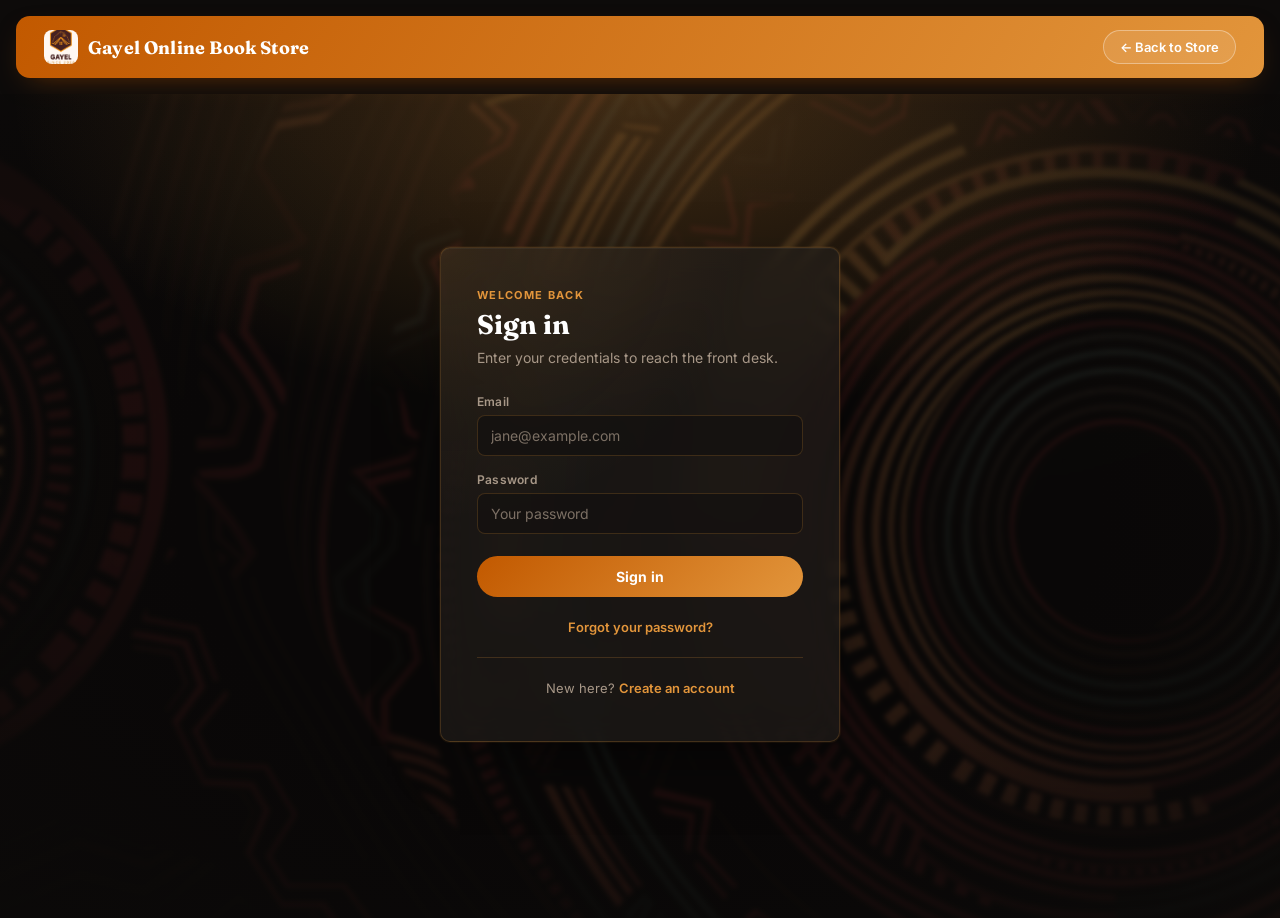
<file: client-app/auth/index.html>
<!DOCTYPE html>
<html lang="en">
<head>
  <meta charset="UTF-8" />
  <title>Sign In — Gayel Online Book Store</title>
  <link rel="stylesheet" href="../shared/auth.css" />
</head>
<body>
  <div id="site-header-root"></div>

  <div class="page">
    <div class="card">
      <p class="eyebrow">Welcome Back</p>
      <h1>Sign in</h1>
      <p class="subtitle">Enter your credentials to reach the front desk.</p>

      <form id="loginForm">
        <div class="field">
          <label for="email">Email</label>
          <input type="email" id="email" placeholder="jane@example.com" required />
        </div>
        <div class="field">
          <label for="password">Password</label>
          <input type="password" id="password" placeholder="Your password" required />
        </div>

        <div id="message" class="message"></div>

        <button type="submit" class="primary" id="submitBtn">Sign in</button>
      </form>

      <p class="footline"><a href="forgot-password.html">Forgot your password?</a></p>
      <hr class="divider" />
      <p class="footline">New here? <a href="register.html">Create an account</a></p>
    </div>
  </div>

  <script src="../shared/api.js"></script>
  <script src="../shared/header.js"></script>
  <script>
    const form = document.getElementById("loginForm");
    const messageEl = document.getElementById("message");
    const submitBtn = document.getElementById("submitBtn");

    function showMessage(text, type) {
      messageEl.textContent = text;
      messageEl.className = `message show ${type}`;
    }

    form.addEventListener("submit", async (e) => {
      e.preventDefault();
      submitBtn.disabled = true;
      submitBtn.textContent = "Signing in…";

      const email = document.getElementById("email").value.trim();
      const password = document.getElementById("password").value;

      try {
        const data = await AuthAPI.login(email, password);
        // data.role eka "ADMIN" nathnam "USER" - api.js eken dan
        // localStorage eke ("role" key eka) save wela thiyenawa.

        showMessage(
          data.role === "ADMIN" ? "Welcome back, admin. Redirecting…" : "Signed in. Redirecting…",
          "success"
        );

        // Cross-port redirect: book-catalog runs on its own container
        // (localhost:8087), so localStorage from THIS origin (3001) isn't
        // visible there. Pass the role via a URL query param instead -
        // book-catalog's own JS reads ?view=... to pick User/Admin view.
        const destination = data.role === "ADMIN"
            ? "http://localhost:8087/index.html?view=admin"
            : "http://localhost:8087/index.html?view=user";
        setTimeout(() => (window.location.href = destination), 800);

      } catch (err) {
        showMessage(err.message, "error");
        submitBtn.disabled = false;
        submitBtn.textContent = "Sign in";
      }
    });
  </script>
</body>
</html>
</file>
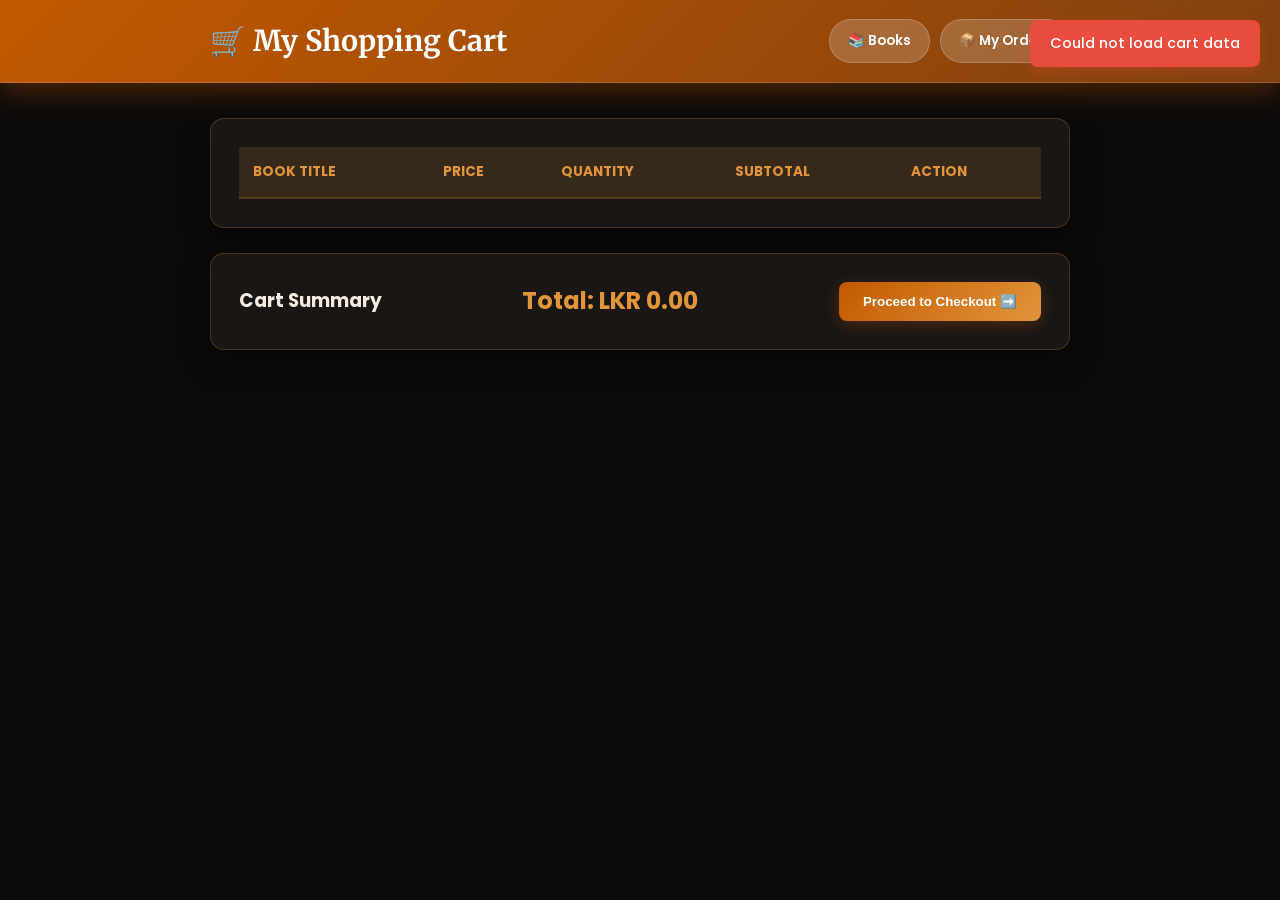
<file: client-app/order-service/index.html>
<!DOCTYPE html>
<html lang="en">
<head>
    <link rel="icon" href="data:,">
    <meta charset="UTF-8">
    <meta name="viewport" content="width=device-width, initial-scale=1.0">
    <title>Shopping Cart</title>
    <link rel="stylesheet" href="style.css">
</head>
<body>

    <div id="toastContainer" class="toast-container"></div>

    <!-- Header Full Width Wrapper -->
    <header class="header">
        <div class="header-content">
            <h1>🛒 My Shopping Cart</h1>
            <div style="display: flex; gap: 10px;">
                <a href="http://localhost:8087" class="nav-link">📚 Books</a>
                <a href="orders.html" class="nav-link">📦 My Orders</a>
            </div>
        </div>
    </header>

    <div class="container">
        <!-- Cart Table Card -->
        <div class="card">
            <table class="cart-table">
                <thead>
                    <tr>
                        <th>Book Title</th>
                        <th>Price</th>
                        <th>Quantity</th>
                        <th>Subtotal</th>
                        <th>Action</th>
                    </tr>
                </thead>
                <tbody id="cartTableBody">
                    <!-- JS Rows -->
                </tbody>
            </table>
            <div id="emptyCartMsg" class="empty-msg hidden">Your cart is empty! 🛒</div>
        </div>

        <!-- Summary & Checkout Section -->
        <div class="card summary-card">
            <div>
                <h3>Cart Summary</h3>
            </div>
            <div>
                <span class="total-price">Total: <span id="totalAmount">LKR 0.00</span></span>
            </div>
            <button id="checkoutBtn" onclick="goToCheckout()" class="btn-primary">Proceed to Checkout ➡️</button>
        </div>
    </div>

    <script src="cart.js"></script>
</body>
</html>
</file>
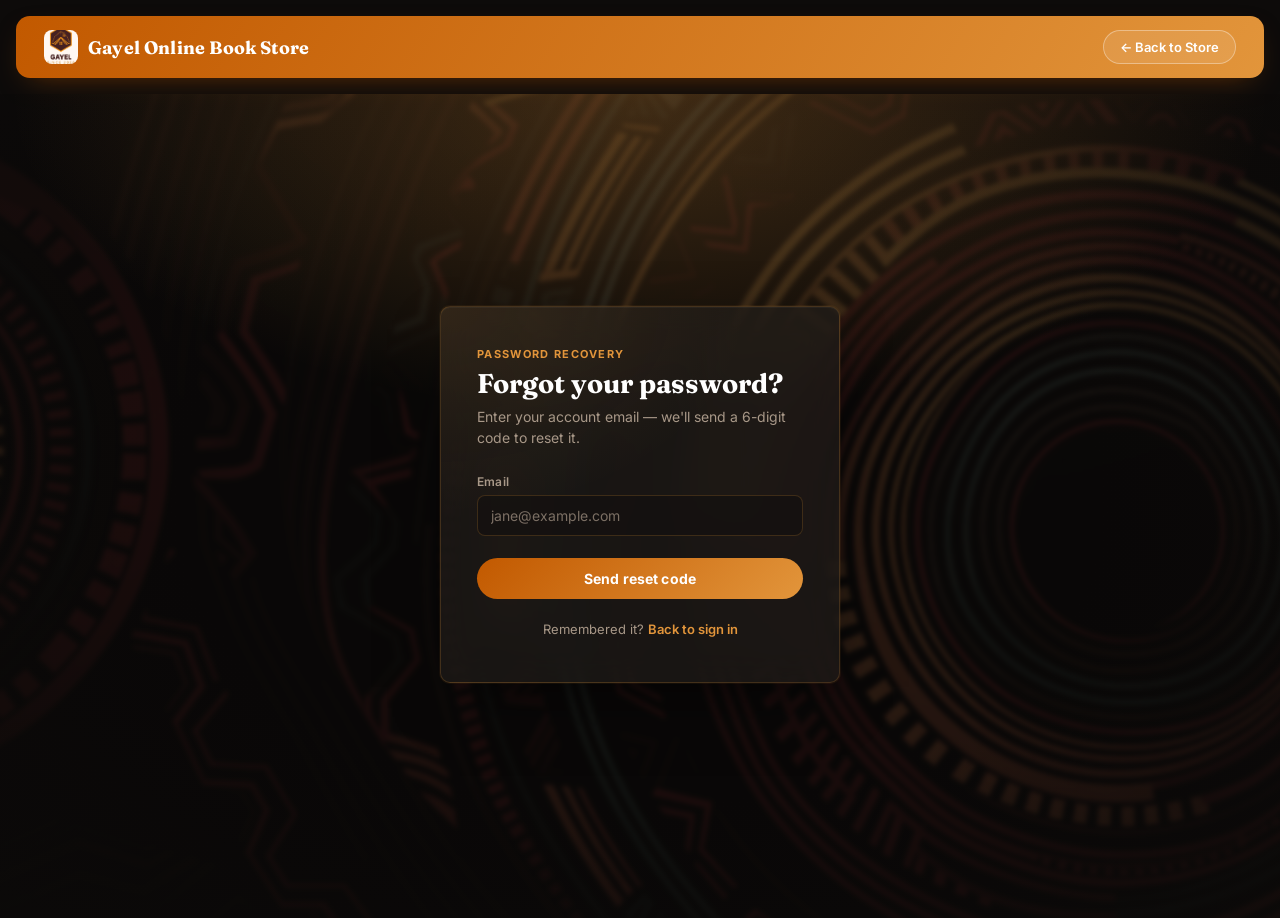
<file: client-app/auth/forgot-password.html>
<!DOCTYPE html>
<html lang="en">
<head>
  <meta charset="UTF-8" />
  <title>Forgot Password — Gayel Online Book Store</title>
  <link rel="stylesheet" href="../shared/auth.css" />
</head>
<body>
  <div id="site-header-root"></div>

  <div class="page">
    <div class="card">
      <p class="eyebrow">Password Recovery</p>
      <h1>Forgot your password?</h1>
      <p class="subtitle">Enter your account email — we'll send a 6-digit code to reset it.</p>

      <form id="forgotForm">
        <div class="field">
          <label for="email">Email</label>
          <input type="email" id="email" placeholder="jane@example.com" required />
        </div>

        <div id="message" class="message"></div>

        <button type="submit" class="primary" id="submitBtn">Send reset code</button>
      </form>

      <p class="footline">Remembered it? <a href="index.html">Back to sign in</a></p>
    </div>
  </div>

  <script src="../shared/api.js"></script>
  <script src="../shared/header.js"></script>
  <script>
    const form = document.getElementById("forgotForm");
    const messageEl = document.getElementById("message");
    const submitBtn = document.getElementById("submitBtn");

    function showMessage(text, type) {
      messageEl.textContent = text;
      messageEl.className = `message show ${type}`;
    }

    form.addEventListener("submit", async (e) => {
      e.preventDefault();
      submitBtn.disabled = true;
      submitBtn.textContent = "Sending…";

      const email = document.getElementById("email").value.trim();

      try {
        await AuthAPI.forgotPassword(email);
        showMessage("Code sent. Check your inbox (and spam folder).", "success");
        setTimeout(() => {
          window.location.href = `reset-password.html?email=${encodeURIComponent(email)}`;
        }, 1300);
      } catch (err) {
        showMessage(err.message, "error");
        submitBtn.disabled = false;
        submitBtn.textContent = "Send reset code";
      }
    });
  </script>
</body>
</html>
</file>
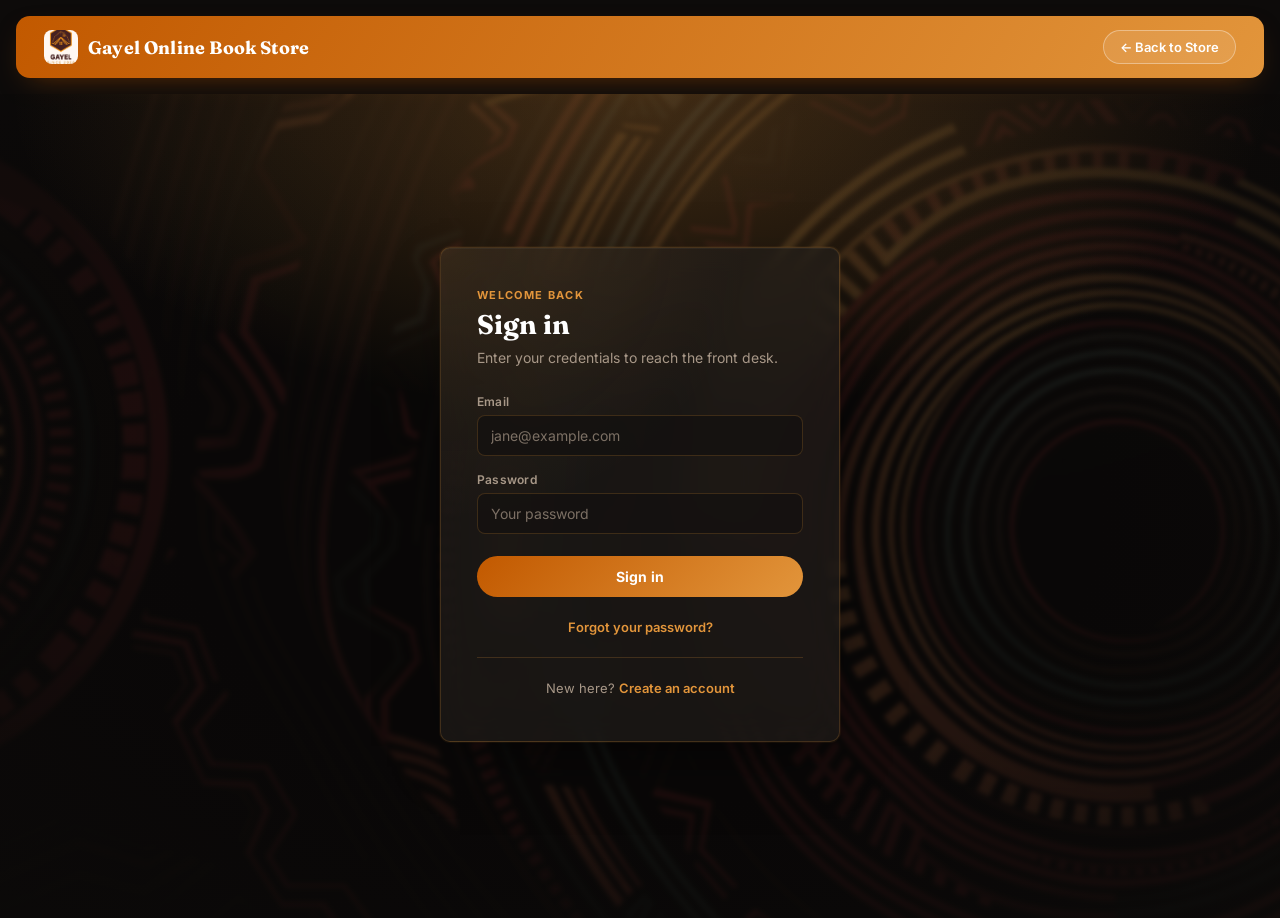
<file: client-app/auth/login.html>
<!DOCTYPE html>
<html lang="en">
<head>
  <meta charset="UTF-8" />
  <title>Sign In — Gayel Online Book Store</title>
  <link rel="stylesheet" href="../shared/auth.css" />
</head>
<body>
  <div id="site-header-root"></div>

  <div class="page">
    <div class="card">
      <p class="eyebrow">Welcome Back</p>
      <h1>Sign in</h1>
      <p class="subtitle">Enter your credentials to reach the front desk.</p>

      <form id="loginForm">
        <div class="field">
          <label for="email">Email</label>
          <input type="email" id="email" placeholder="jane@example.com" required />
        </div>
        <div class="field">
          <label for="password">Password</label>
          <input type="password" id="password" placeholder="Your password" required />
        </div>

        <div id="message" class="message"></div>

        <button type="submit" class="primary" id="submitBtn">Sign in</button>
      </form>

      <p class="footline"><a href="forgot-password.html">Forgot your password?</a></p>
      <hr class="divider" />
      <p class="footline">New here? <a href="register.html">Create an account</a></p>
    </div>
  </div>

  <script src="../shared/api.js"></script>
  <script src="../shared/header.js"></script>
  <script>
    const form = document.getElementById("loginForm");
    const messageEl = document.getElementById("message");
    const submitBtn = document.getElementById("submitBtn");

    function showMessage(text, type) {
      messageEl.textContent = text;
      messageEl.className = `message show ${type}`;
    }

    form.addEventListener("submit", async (e) => {
      e.preventDefault();
      submitBtn.disabled = true;
      submitBtn.textContent = "Signing in…";

      const email = document.getElementById("email").value.trim();
      const password = document.getElementById("password").value;

      try {
        const data = await AuthAPI.login(email, password);
        showMessage(
          data.role === "ADMIN" ? "Welcome back, admin. Redirecting…" : "Signed in. Redirecting…",
          "success"
        );
        // NOTE: point ADMIN accounts at the admin dashboard once it exists,
        // e.g. "../admin/dashboard.html"
        setTimeout(() => (window.location.href = "profile.html"), 800);
      } catch (err) {
        showMessage(err.message, "error");
        submitBtn.disabled = false;
        submitBtn.textContent = "Sign in";
      }
    });
  </script>
</body>
</html>
</file>
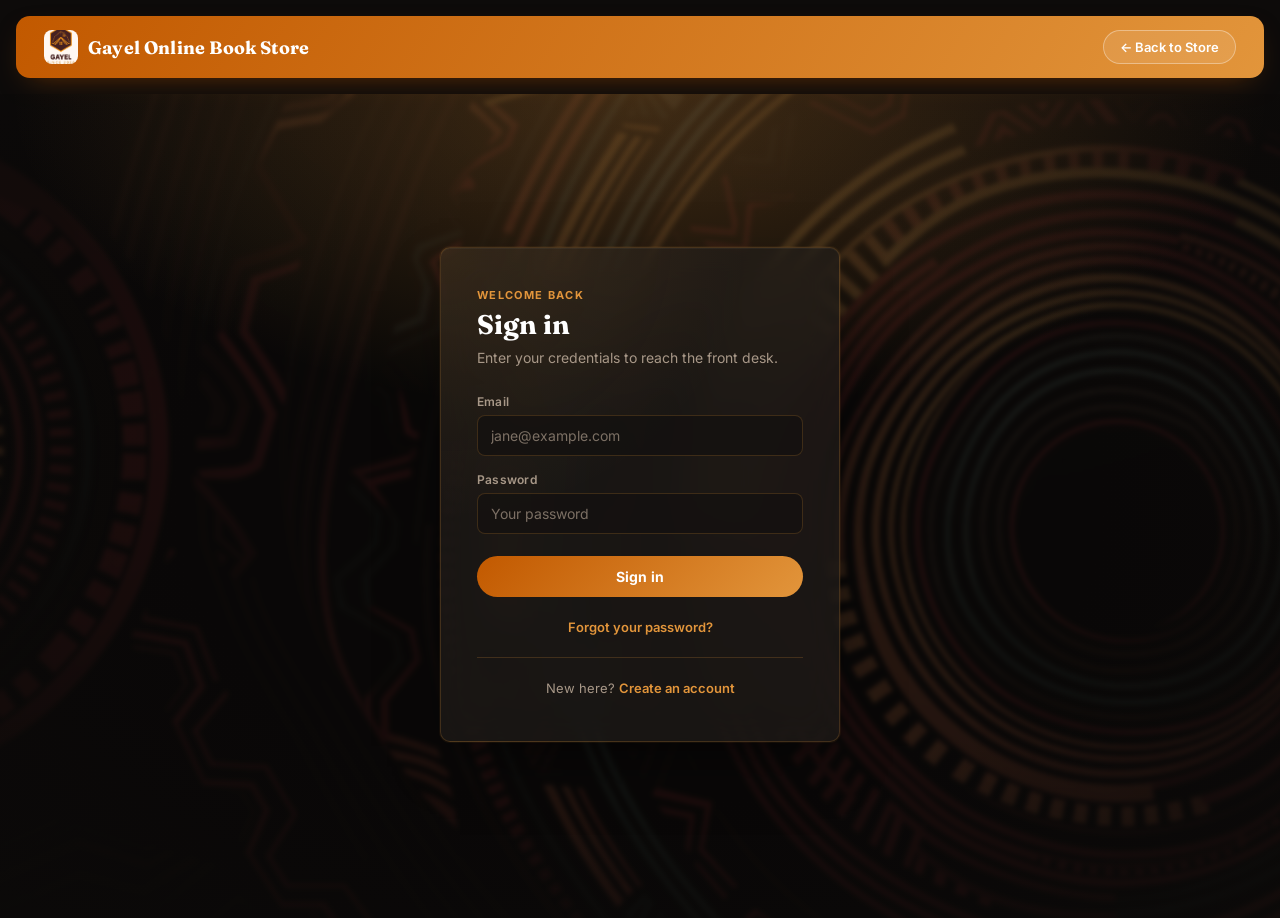
<file: client-app/auth/profile.html>
<!DOCTYPE html>
<html lang="en">
<head>
  <meta charset="UTF-8" />
  <title>My Profile — Gayel Online Book Store</title>
  <link rel="stylesheet" href="../shared/auth.css" />
</head>
<body>
  <div id="site-header-root"></div>

  <div class="page">
    <div class="card wide">
      <p class="eyebrow">Your Account</p>
      <h1 id="greeting">Welcome</h1>
      <p class="subtitle">Update your details or manage your account below.</p>

      <div class="avatar-row">
        <div class="avatar" id="avatarPreview">👤</div>
        <div class="avatar-actions">
          <label for="imageInput" class="file-label">Change photo</label>
          <input type="file" id="imageInput" accept="image/*" />
          <button type="button" class="remove-photo-link" id="removePhotoBtn">Remove photo</button>
          <span class="hint">JPG or PNG, under 2MB looks best</span>
        </div>
      </div>

      <form id="profileForm">
        <div class="field">
          <label for="fullName">Full name</label>
          <input type="text" id="fullName" required />
        </div>
        <div class="field">
          <label for="email">Email</label>
          <input type="email" id="email" disabled />
          <span class="field-hint">Email can't be changed here</span>
        </div>
        <div class="field">
          <label>Role</label>
          <div><span class="role-badge" id="roleBadge">—</span></div>
        </div>

        <div id="message" class="message"></div>

        <button type="submit" class="primary" id="saveBtn">Save changes</button>
      </form>

      <hr class="divider" />

      <button type="button" class="secondary" id="logoutBtn" style="width:100%; margin-bottom: 10px;">
        Log out
      </button>
      <button type="button" class="danger" id="deleteBtn" style="width:100%;">
        Delete my account
      </button>
    </div>
  </div>

  <script src="../shared/api.js"></script>
  <script src="../shared/header.js"></script>
  <script>
    const messageEl = document.getElementById("message");

    function showMessage(text, type) {
      messageEl.textContent = text;
      messageEl.className = `message show ${type}`;
    }

    // ---- Guard: must be logged in ----
    if (!AuthAPI.isLoggedIn()) {
      window.location.href = "login.html";
    }

    // ---- Populate from stored session ----
    const fullNameEl = document.getElementById("fullName");
    const emailEl = document.getElementById("email");
    const roleBadge = document.getElementById("roleBadge");
    const avatarPreview = document.getElementById("avatarPreview");

    function renderAvatar(dataUri) {
      avatarPreview.innerHTML = dataUri
        ? `<img src="${dataUri}" alt="Profile picture" />`
        : "👤";
    }

    function loadFromSession() {
      const fullName = AuthAPI.getFullName();
      const email = AuthAPI.getEmail();
      const role = AuthAPI.getRole();
      const profileImage = AuthAPI.getProfileImage();

      document.getElementById("greeting").textContent = `Welcome, ${fullName || "reader"}`;
      fullNameEl.value = fullName || "";
      emailEl.value = email || "";

      roleBadge.textContent = role || "USER";
      roleBadge.className = `role-badge ${role === "ADMIN" ? "admin" : ""}`;

      renderAvatar(profileImage);
    }

    loadFromSession();

    // ---- Image upload -> base64 preview (sent on Save) ----
    let pendingImage = null; // null = no change; "" = remove photo; string = new base64 image

    document.getElementById("imageInput").addEventListener("change", (e) => {
      const file = e.target.files[0];
      if (!file) return;

      if (file.size > 2 * 1024 * 1024) {
        showMessage("Image is too large - please pick something under 2MB.", "error");
        return;
      }

      const reader = new FileReader();
      reader.onload = () => {
        pendingImage = reader.result; // data:image/...;base64,....
        renderAvatar(pendingImage);
      };
      reader.readAsDataURL(file);
    });

    // ---- Remove photo ----
    document.getElementById("removePhotoBtn").addEventListener("click", () => {
      pendingImage = "";
      renderAvatar(null);
      document.getElementById("imageInput").value = "";
    });

    // ---- Save profile (name + optional new image) ----
    document.getElementById("profileForm").addEventListener("submit", async (e) => {
      e.preventDefault();
      const saveBtn = document.getElementById("saveBtn");
      saveBtn.disabled = true;
      saveBtn.textContent = "Saving…";

      try {
        await AuthAPI.updateProfile(fullNameEl.value.trim(), pendingImage);
        showMessage("Profile updated.", "success");
        pendingImage = null;
        loadFromSession();
      } catch (err) {
        showMessage(err.message, "error");
      } finally {
        saveBtn.disabled = false;
        saveBtn.textContent = "Save changes";
      }
    });

    // ---- Logout ----
    document.getElementById("logoutBtn").addEventListener("click", () => {
      AuthAPI.logout();
      window.location.href = "index.html";
    });

    // ---- Delete account ----
    document.getElementById("deleteBtn").addEventListener("click", async () => {
      const confirmed = window.confirm(
        "This permanently deletes your account. This cannot be undone. Continue?"
      );
      if (!confirmed) return;

      try {
        await AuthAPI.deleteAccount();
        AuthAPI.logout();
        showMessage("Account deleted. Redirecting…", "success");
        setTimeout(() => (window.location.href = "register.html"), 1200);
      } catch (err) {
        showMessage(err.message, "error");
      }
    });
  </script>
</body>
</html>
</file>
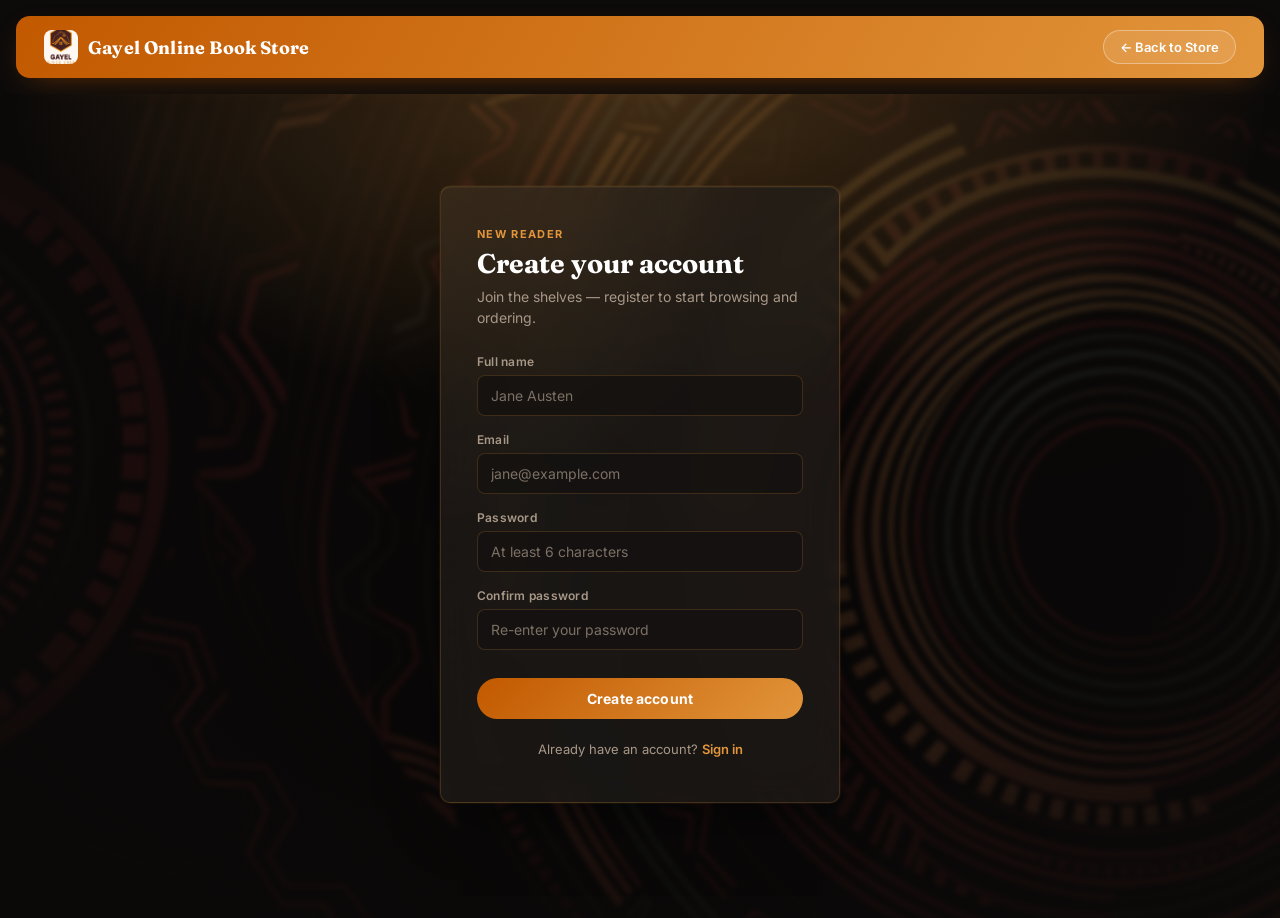
<file: client-app/auth/register.html>
<!DOCTYPE html>
<html lang="en">
<head>
  <meta charset="UTF-8" />
  <title>Create Account — Gayel Online Book Store</title>
  <link rel="stylesheet" href="../shared/auth.css" />
</head>
<body>
  <div id="site-header-root"></div>

  <div class="page">
    <div class="card">
      <p class="eyebrow">New Reader</p>
      <h1>Create your account</h1>
      <p class="subtitle">Join the shelves — register to start browsing and ordering.</p>

      <form id="registerForm">
        <div class="field">
          <label for="fullName">Full name</label>
          <input type="text" id="fullName" placeholder="Jane Austen" required />
        </div>
        <div class="field">
          <label for="email">Email</label>
          <input type="email" id="email" placeholder="jane@example.com" required />
        </div>
        <div class="field">
          <label for="password">Password</label>
          <input type="password" id="password" placeholder="At least 6 characters" minlength="6" required />
        </div>
        <div class="field">
          <label for="confirmPassword">Confirm password</label>
          <input type="password" id="confirmPassword" placeholder="Re-enter your password" minlength="6" required />
          <span class="field-hint" id="matchHint"></span>
        </div>

        <div id="message" class="message"></div>

        <button type="submit" class="primary" id="submitBtn">Create account</button>
      </form>

      <p class="footline">Already have an account? <a href="index.html">Sign in</a></p>
    </div>
  </div>

  <script src="../shared/api.js"></script>
  <script src="../shared/header.js"></script>
  <script>
    const form = document.getElementById("registerForm");
    const messageEl = document.getElementById("message");
    const submitBtn = document.getElementById("submitBtn");
    const passwordEl = document.getElementById("password");
    const confirmEl = document.getElementById("confirmPassword");
    const matchHint = document.getElementById("matchHint");

    function showMessage(text, type) {
      messageEl.textContent = text;
      messageEl.className = `message show ${type}`;
    }

    function checkMatch() {
      if (!confirmEl.value) {
        matchHint.textContent = "";
        return true;
      }
      const matches = passwordEl.value === confirmEl.value;
      matchHint.textContent = matches ? "Passwords match" : "Passwords do not match";
      matchHint.className = `field-hint ${matches ? "ok-hint" : "error-hint"}`;
      return matches;
    }

    passwordEl.addEventListener("input", checkMatch);
    confirmEl.addEventListener("input", checkMatch);

    form.addEventListener("submit", async (e) => {
      e.preventDefault();

      if (!checkMatch()) {
        showMessage("Passwords do not match.", "error");
        return;
      }

      submitBtn.disabled = true;
      submitBtn.textContent = "Creating account…";

      const fullName = document.getElementById("fullName").value.trim();
      const email = document.getElementById("email").value.trim();
      const password = passwordEl.value;

      try {
        await AuthAPI.register(fullName, email, password);
        showMessage("Account created! Taking you to the store…", "success");

        // New registrations are always USER role (register-admin is a
        // separate, protected endpoint) - go straight to book-catalog's
        // user view. Note: /register doesn't return a token, so the user
        // isn't "logged in" yet here - they can browse, but will need to
        // sign in separately for anything that requires auth (cart, etc).
        setTimeout(() => (window.location.href = "http://localhost:8087/index.html?view=user"), 1200);
      } catch (err) {
        showMessage(err.message, "error");
        submitBtn.disabled = false;
        submitBtn.textContent = "Create account";
      }
    });
  </script>
</body>
</html>
</file>
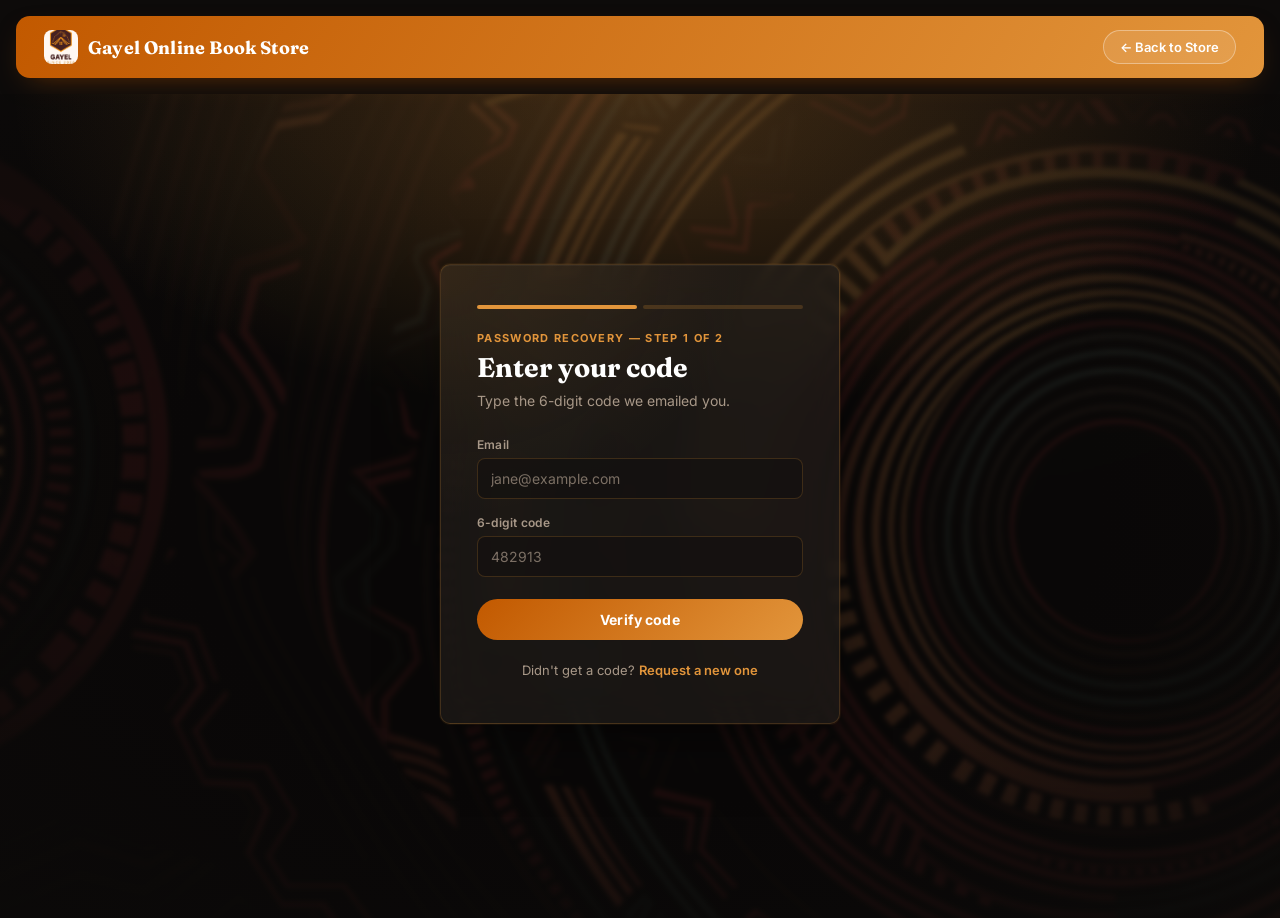
<file: client-app/auth/reset-password.html>
<!DOCTYPE html>
<html lang="en">
<head>
  <meta charset="UTF-8" />
  <title>Reset Password — Gayel Online Book Store</title>
  <link rel="stylesheet" href="../shared/auth.css" />
</head>
<body>
  <div id="site-header-root"></div>

  <div class="page">
    <div class="card">
      <div class="step-dots">
        <div class="dot active" id="dot1"></div>
        <div class="dot" id="dot2"></div>
      </div>

      <!-- STEP 1: enter + verify the OTP -->
      <div id="stepOtp">
        <p class="eyebrow">Password Recovery — Step 1 of 2</p>
        <h1>Enter your code</h1>
        <p class="subtitle">Type the 6-digit code we emailed you.</p>

        <form id="otpForm">
          <div class="field">
            <label for="email">Email</label>
            <input type="email" id="email" placeholder="jane@example.com" required />
          </div>
          <div class="field">
            <label for="otp">6-digit code</label>
            <input type="text" id="otp" placeholder="482913" inputmode="numeric" maxlength="6" required />
          </div>

          <div id="otpMessage" class="message"></div>

          <button type="submit" class="primary" id="verifyBtn">Verify code</button>
        </form>

        <p class="footline">Didn't get a code? <a href="forgot-password.html">Request a new one</a></p>
      </div>

      <!-- STEP 2: new password (shown after OTP is verified) -->
      <div id="stepPassword" style="display:none;">
        <p class="eyebrow">Password Recovery — Step 2 of 2</p>
        <h1>Choose a new password</h1>
        <p class="subtitle">Code verified. Set a new password for your account.</p>

        <form id="passwordForm">
          <div class="field">
            <label for="newPassword">New password</label>
            <input type="password" id="newPassword" placeholder="At least 6 characters" minlength="6" required />
          </div>
          <div class="field">
            <label for="confirmPassword">Confirm new password</label>
            <input type="password" id="confirmPassword" placeholder="Re-enter your new password" minlength="6" required />
            <span class="field-hint" id="matchHint"></span>
          </div>

          <div id="passwordMessage" class="message"></div>

          <button type="submit" class="primary" id="resetBtn">Reset password</button>
        </form>
      </div>
    </div>
  </div>

  <script src="../shared/api.js"></script>
  <script src="../shared/header.js"></script>
  <script>
    // Pre-fill email if passed from the forgot-password page
    const params = new URLSearchParams(window.location.search);
    const prefillEmail = params.get("email");
    if (prefillEmail) document.getElementById("email").value = prefillEmail;

    let verifiedEmail = "";
    let verifiedOtp = "";

    // ---- Step 1: verify OTP ----
    const otpForm = document.getElementById("otpForm");
    const otpMessage = document.getElementById("otpMessage");
    const verifyBtn = document.getElementById("verifyBtn");

    function showOtpMessage(text, type) {
      otpMessage.textContent = text;
      otpMessage.className = `message show ${type}`;
    }

    otpForm.addEventListener("submit", async (e) => {
      e.preventDefault();
      verifyBtn.disabled = true;
      verifyBtn.textContent = "Verifying…";

      const email = document.getElementById("email").value.trim();
      const otp = document.getElementById("otp").value.trim();

      try {
        await AuthAPI.verifyOtp(email, otp);
        verifiedEmail = email;
        verifiedOtp = otp;

        // Move to step 2
        document.getElementById("stepOtp").style.display = "none";
        document.getElementById("stepPassword").style.display = "block";
        document.getElementById("dot1").classList.replace("active", "done");
        document.getElementById("dot2").classList.add("active");
      } catch (err) {
        showOtpMessage(err.message, "error");
        verifyBtn.disabled = false;
        verifyBtn.textContent = "Verify code";
      }
    });

    // ---- Step 2: set new password ----
    const passwordForm = document.getElementById("passwordForm");
    const passwordMessage = document.getElementById("passwordMessage");
    const resetBtn = document.getElementById("resetBtn");
    const newPasswordEl = document.getElementById("newPassword");
    const confirmEl = document.getElementById("confirmPassword");
    const matchHint = document.getElementById("matchHint");

    function showPasswordMessage(text, type) {
      passwordMessage.textContent = text;
      passwordMessage.className = `message show ${type}`;
    }

    function checkMatch() {
      if (!confirmEl.value) {
        matchHint.textContent = "";
        return true;
      }
      const matches = newPasswordEl.value === confirmEl.value;
      matchHint.textContent = matches ? "Passwords match" : "Passwords do not match";
      matchHint.className = `field-hint ${matches ? "ok-hint" : "error-hint"}`;
      return matches;
    }

    newPasswordEl.addEventListener("input", checkMatch);
    confirmEl.addEventListener("input", checkMatch);

    passwordForm.addEventListener("submit", async (e) => {
      e.preventDefault();

      if (!checkMatch()) {
        showPasswordMessage("Passwords do not match.", "error");
        return;
      }

      resetBtn.disabled = true;
      resetBtn.textContent = "Resetting…";

      try {
        await AuthAPI.resetPassword(verifiedEmail, verifiedOtp, newPasswordEl.value);
        showPasswordMessage("Password reset. Redirecting to sign in…", "success");
        setTimeout(() => (window.location.href = "index.html"), 1200);
      } catch (err) {
        showPasswordMessage(err.message, "error");
        resetBtn.disabled = false;
        resetBtn.textContent = "Reset password";
      }
    });
  </script>
</body>
</html>
</file>
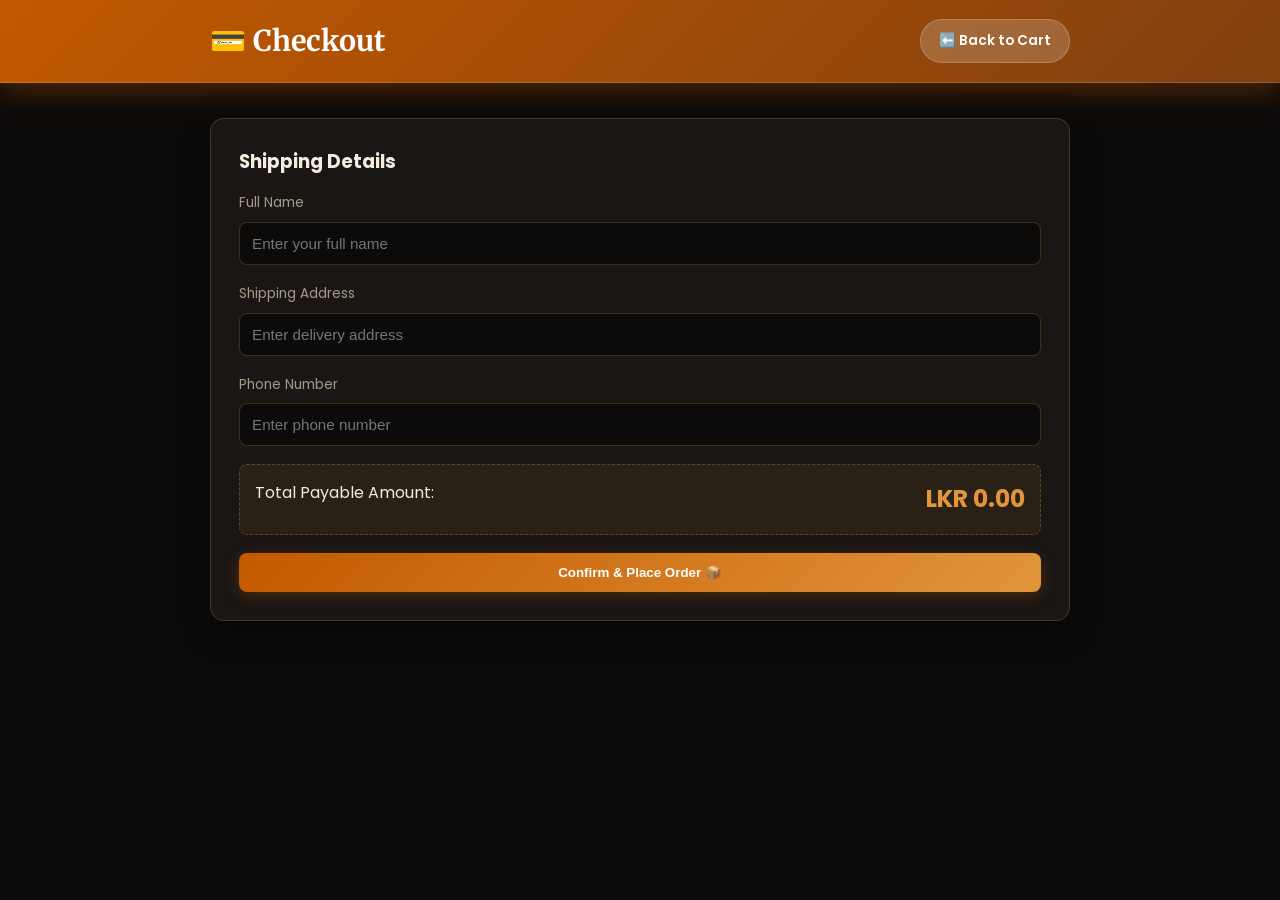
<file: client-app/order-service/checkout.html>
<!DOCTYPE html>
<html lang="en">
<head>
    <meta charset="UTF-8">
    <meta name="viewport" content="width=device-width, initial-scale=1.0">
    <title>Checkout</title>
    <link rel="stylesheet" href="style.css">
</head>
<body>

    <div id="toastContainer" class="toast-container"></div>

    <!-- Header Full Width Wrapper -->
    <header class="header">
        <div class="header-content">
            <h1>💳 Checkout</h1>
            <a href="index.html" class="nav-link">⬅️ Back to Cart</a>
        </div>
    </header>

    <div class="container">
        <div class="card">
            <h3>Shipping Details</h3>
            <form id="checkoutForm" onsubmit="handleCheckout(event)" class="form-container">
                
                <div class="form-group">
                    <label for="fullName">Full Name</label>
                    <input type="text" id="fullName" placeholder="Enter your full name" required>
                </div>

                <div class="form-group">
                    <label for="address">Shipping Address</label>
                    <input type="text" id="address" placeholder="Enter delivery address" required>
                </div>

                <div class="form-group">
                    <label for="phone">Phone Number</label>
                    <input type="tel" id="phone" placeholder="Enter phone number" required pattern="[0-9]{10}">
                </div>

                <div class="summary-box">
                    <span>Total Payable Amount:</span>
                    <span id="checkoutTotal" class="total-price">LKR 0.00</span>
                </div>

                <button type="submit" id="placeOrderBtn" class="btn-primary btn-block">Confirm & Place Order 📦</button>
            </form>
        </div>
    </div>

    <!-- Success Modal Popup -->
    <div id="successModal" class="modal-overlay hidden">
        <div class="modal-content">
            <div class="modal-icon">🎉</div>
            <h2>Order Placed Successfully!</h2>
            <p>Thank you for your purchase. Your order has been placed and is being processed.</p>
            
            <div class="modal-details">
                <p><strong>Order ID:</strong> <span id="modalOrderId">#---</span></p>
                <p><strong>Total Paid:</strong> <span id="modalTotalAmount">LKR 0.00</span></p>
            </div>

            <button onclick="goToOrders()" class="btn-primary btn-block">View My Orders 📦</button>
        </div>
    </div>

    <script src="checkout.js"></script>
</body>
</html>
</file>
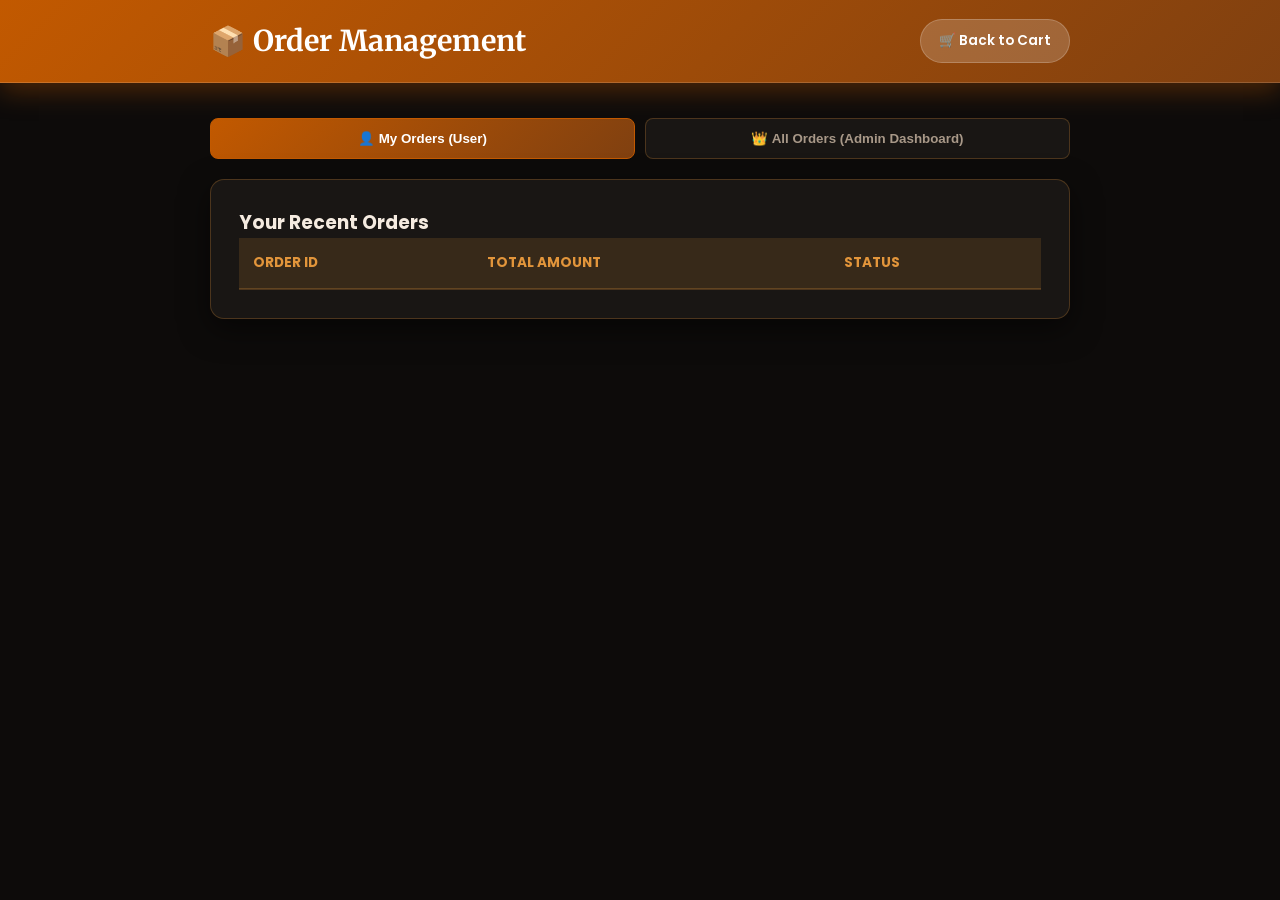
<file: client-app/order-service/orders.html>
<!DOCTYPE html>
<html lang="en">
<head>
    <meta charset="UTF-8">
    <meta name="viewport" content="width=device-width, initial-scale=1.0">
    <title>My Orders & Admin Dashboard</title>
    <link rel="stylesheet" href="style.css">
</head>
<body>

    <div id="toastContainer" class="toast-container"></div>

    <!-- Header Full Width Wrapper -->
    <header class="header">
        <div class="header-content">
            <h1>📦 Order Management</h1>
            <a href="index.html" class="nav-link">🛒 Back to Cart</a>
        </div>
    </header>

    <div class="container">
        <!-- Navigation Tabs -->
        <div class="tab-container">
            <button id="userTabBtn" class="tab-btn active" onclick="switchTab('user')">👤 My Orders (User)</button>
            <button id="adminTabBtn" class="tab-btn" onclick="switchTab('admin')">👑 All Orders (Admin Dashboard)</button>
        </div>

        <!-- USER ORDERS VIEW -->
        <div id="userOrdersTab" class="card tab-content">
            <h3>Your Recent Orders</h3>
            <table class="cart-table">
                <thead>
                    <tr>
                        <th>Order ID</th>
                        <th>Total Amount</th>
                        <th>Status</th>
                    </tr>
                </thead>
                <tbody id="userOrdersTableBody"></tbody>
            </table>
            <div id="noUserOrders" class="empty-msg hidden">No orders found! 📦</div>
        </div>

        <!-- ADMIN ORDERS MANAGEMENT VIEW -->
        <div id="adminOrdersTab" class="card tab-content hidden">
            <div style="display: flex; justify-content: space-between; align-items: center; margin-bottom: 15px;">
                <h3>Manage All Customer Orders</h3>
                <!-- Filter Dropdown -->
                <select id="statusFilter" onchange="filterAdminOrders()" class="status-select">
                    <option value="ALL">All Statuses</option>
                    <option value="PENDING">PENDING Only</option>
                    <option value="COMPLETED">COMPLETED Only</option>
                    <option value="CANCELLED">CANCELLED Only</option>
                </select>
            </div>
            
            <table class="cart-table">
                <thead>
                    <tr>
                        <th>ID</th>
                        <th>User ID</th>
                        <th>Total Amount</th>
                        <th>Status</th>
                        <th>Update Status</th>
                        <th>Action</th>
                    </tr>
                </thead>
                <tbody id="adminOrdersTableBody"></tbody>
            </table>
            <div id="noAdminOrders" class="empty-msg hidden">No orders available in system.</div>
        </div>
    </div>

    <script src="orders.js"></script>
</body>
</html>
</file>
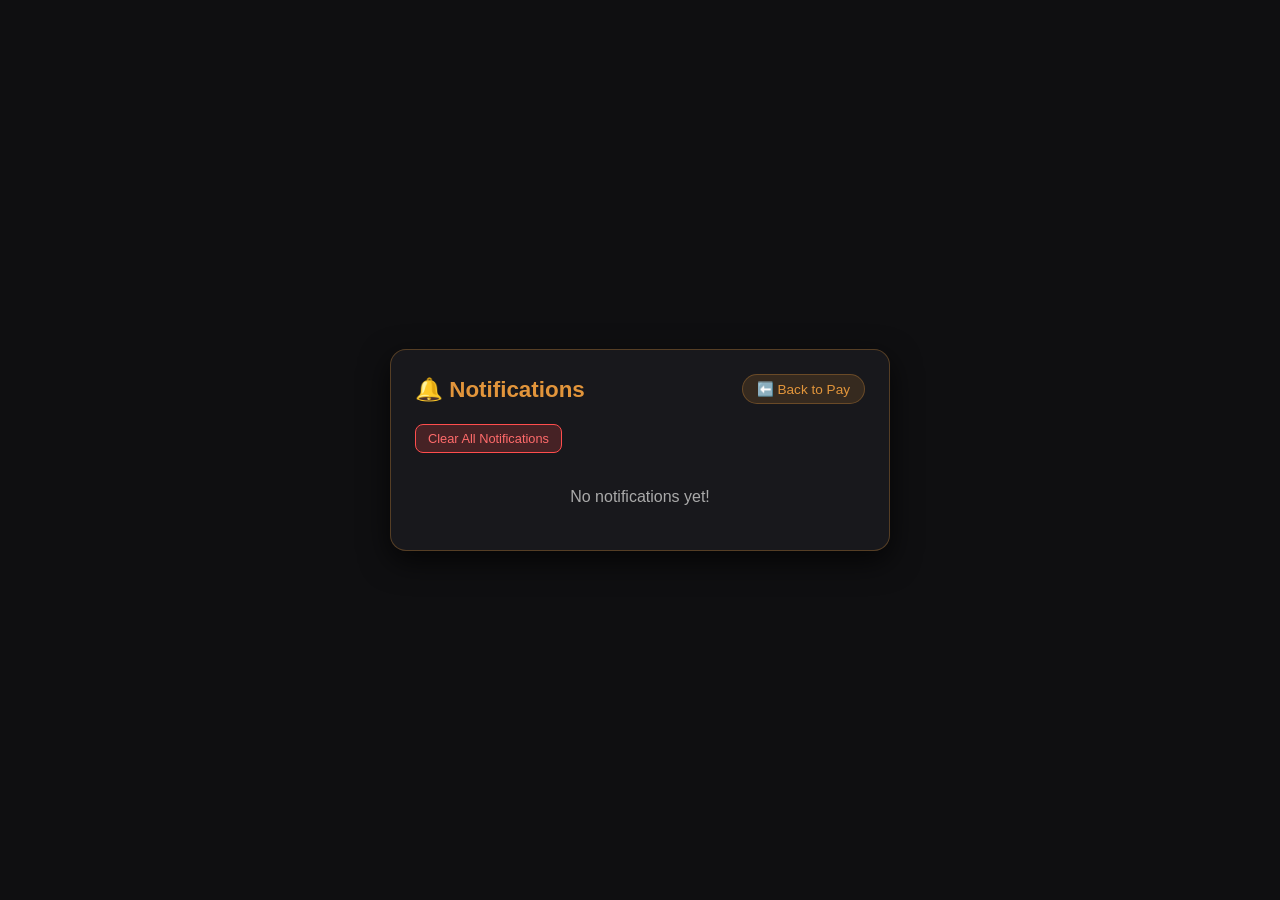
<file: client-app/payment/notification.html>
<!DOCTYPE html>
<html lang="en">
<head>
    <meta charset="UTF-8">
    <meta name="viewport" content="width=device-width, initial-scale=1.0">
    <title>Notifications - Bookstore</title>
    <style>
        :root {
            --bg-color: #0f0f11;
            --card-bg: rgba(26, 26, 30, 0.95);
            --primary-amber: #E2953B;
            --text-main: #f0f0f0;
            --text-muted: #aaaaaa;
            --border-color: rgba(226, 149, 59, 0.3);
        }

        * { box-sizing: border-box; margin: 0; padding: 0; font-family: 'Segoe UI', Tahoma, Geneva, Verdana, sans-serif; }

        body {
            background-color: var(--bg-color);
            color: var(--text-main);
            display: flex;
            justify-content: center;
            align-items: center;
            min-height: 100vh;
            padding: 20px;
        }

        .container {
            background: var(--card-bg);
            border: 1px solid var(--border-color);
            border-radius: 16px;
            width: 100%;
            max-width: 500px;
            padding: 24px;
            box-shadow: 0 10px 30px rgba(0,0,0,0.7);
        }

        .header { display: flex; justify-content: space-between; align-items: center; margin-bottom: 20px; }
        .header h2 { color: var(--primary-amber); font-size: 1.4rem; }
        
        .back-btn {
            background: rgba(226, 149, 59, 0.15); color: var(--primary-amber);
            border: 1px solid var(--border-color); padding: 6px 14px;
            border-radius: 20px; cursor: pointer; text-decoration: none; font-size: 0.85rem;
        }

        .clear-btn {
            background: rgba(255, 77, 77, 0.2); color: #ff6b6b;
            border: 1px solid #ff4d4d; padding: 6px 12px;
            border-radius: 8px; cursor: pointer; font-size: 0.8rem; margin-bottom: 15px;
        }

        .notification-card {
            background: #18181c;
            border-left: 4px solid var(--primary-amber);
            border-radius: 8px;
            padding: 14px;
            margin-bottom: 12px;
        }

        .notif-title { font-weight: bold; color: var(--primary-amber); margin-bottom: 4px; font-size: 0.95rem; }
        .notif-msg { font-size: 0.85rem; color: var(--text-main); margin-bottom: 6px; }
        .notif-time { font-size: 0.75rem; color: var(--text-muted); text-align: right; }
        .empty-msg { text-align: center; color: var(--text-muted); padding: 20px 0; }
    </style>
</head>
<body>

<div class="container">
    <div class="header">
        <h2>🔔 Notifications</h2>
        <a href="payment.html" class="back-btn">⬅️ Back to Pay</a>
    </div>

    <button class="clear-btn" onclick="clearNotifications()">Clear All Notifications</button>

    <div id="notificationList"></div>
</div>

<script>
    function loadNotifications() {
        const listContainer = document.getElementById('notificationList');
        const notifications = JSON.parse(localStorage.getItem('user_notifications')) || [];

        if (notifications.length === 0) {
            listContainer.innerHTML = '<div class="empty-msg">No notifications yet!</div>';
            return;
        }

        listContainer.innerHTML = notifications.map(notif => `
            <div class="notification-card">
                <div class="notif-title">✅ Payment Successful (${notif.orderId})</div>
                <div class="notif-msg">${notif.message}</div>
                <div class="notif-time">⏱️ ${notif.timestamp}</div>
            </div>
        `).join('');
    }

    function clearNotifications() {
        localStorage.removeItem('user_notifications');
        loadNotifications();
    }

    // Page Load වෙද්දි Call කිරීම
    loadNotifications();
</script>

</body>
</html>
</file>
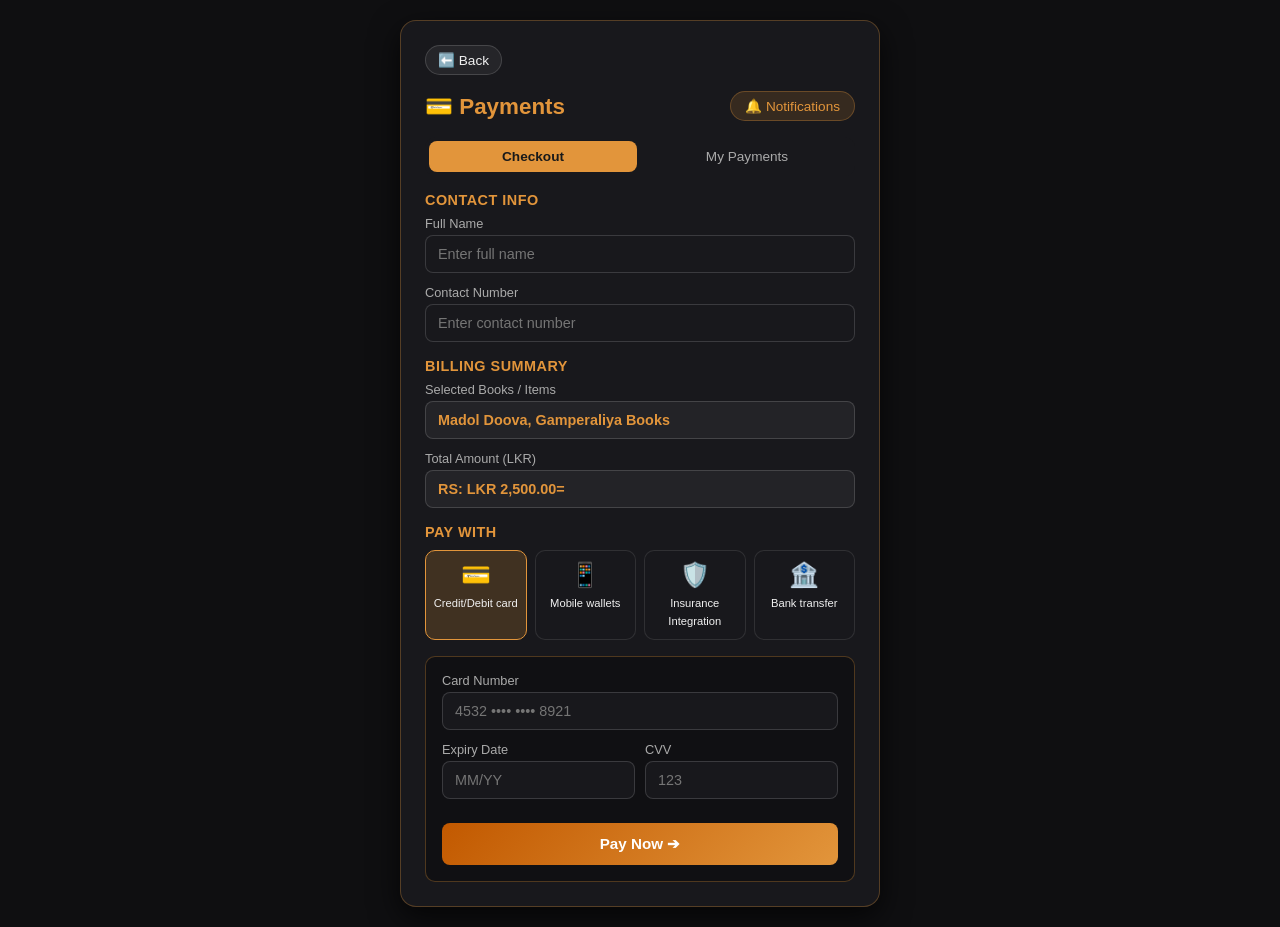
<file: client-app/payment/payment.html>
<!DOCTYPE html>
<html lang="en">
<head>
    <meta charset="UTF-8">
    <meta name="viewport" content="width=device-width, initial-scale=1.0">
    <title>Payment - Bookstore</title>
    <style>
        :root {
            --bg-color: #0f0f11;
            --card-bg: rgba(26, 26, 30, 0.95);
            --primary-amber: #E2953B;
            --primary-orange: #C25900;
            --text-main: #f0f0f0;
            --text-muted: #aaaaaa;
            --input-bg: #18181c;
            --border-color: rgba(226, 149, 59, 0.3);
        }

        * { box-sizing: border-box; margin: 0; padding: 0; font-family: 'Segoe UI', Tahoma, Geneva, Verdana, sans-serif; }

        body {
            background-color: var(--bg-color);
            color: var(--text-main);
            display: flex;
            justify-content: center;
            align-items: flex-start;
            min-height: 100vh;
            padding: 20px;
        }

        .payment-card {
            background: var(--card-bg);
            border: 1px solid var(--border-color);
            border-radius: 16px;
            width: 100%;
            max-width: 480px;
            padding: 24px;
            box-shadow: 0 10px 30px rgba(0,0,0,0.7);
        }

        .top-bar { display: flex; align-items: center; gap: 10px; margin-bottom: 16px; }
        .back-btn {
            background: rgba(255,255,255,0.06); color: var(--text-main);
            border: 1px solid rgba(255,255,255,0.15); padding: 6px 12px;
            border-radius: 20px; cursor: pointer; text-decoration: none; font-size: 0.85rem;
        }
        .back-btn:hover { border-color: var(--primary-amber); color: var(--primary-amber); }

        .header { display: flex; justify-content: space-between; align-items: center; margin-bottom: 16px; }
        .header h2 { color: var(--primary-amber); font-size: 1.4rem; }
        .history-btn {
            background: rgba(226, 149, 59, 0.15); color: var(--primary-amber);
            border: 1px solid var(--border-color); padding: 6px 14px;
            border-radius: 20px; cursor: pointer; text-decoration: none; font-size: 0.85rem;
        }

        /* Tabs */
        .tabs { display: flex; gap: 6px; margin-bottom: 16px; background: var(--input-bg); padding: 4px; border-radius: 10px; }
        .tab-btn {
            flex: 1; padding: 8px; text-align: center; border-radius: 8px; cursor: pointer;
            font-size: 0.85rem; color: var(--text-muted); border: none; background: transparent;
        }
        .tab-btn.active { background: var(--primary-amber); color: #1a1a1a; font-weight: bold; }
        .tab-panel { display: none; }
        .tab-panel.active { display: block; }

        .section-title {
            font-size: 0.9rem; color: var(--primary-amber); margin: 16px 0 8px 0;
            font-weight: bold; text-transform: uppercase; letter-spacing: 0.5px;
        }

        .form-group { margin-bottom: 12px; }
        .form-group label { display: block; font-size: 0.8rem; color: var(--text-muted); margin-bottom: 4px; }
        .form-control {
            width: 100%; padding: 10px 12px; background: var(--input-bg);
            border: 1px solid rgba(255, 255, 255, 0.15); border-radius: 8px;
            color: var(--text-main); font-size: 0.9rem; outline: none;
        }
        .form-control:focus { border-color: var(--primary-amber); }
        .form-control[readonly] { background: rgba(255, 255, 255, 0.05); color: var(--primary-amber); font-weight: bold; }

        .method-grid {
            display: grid; grid-template-columns: repeat(4, 1fr); gap: 8px; margin-top: 10px;
        }

        .method-card {
            background: var(--input-bg); border: 1px solid rgba(255, 255, 255, 0.1);
            border-radius: 10px; padding: 10px 4px; text-align: center; cursor: pointer; transition: 0.3s;
        }
        .method-card:hover, .method-card.active {
            border-color: var(--primary-amber); background: rgba(226, 149, 59, 0.2);
        }
        .method-icon { font-size: 1.5rem; display: block; margin-bottom: 4px; }
        .method-title { font-size: 0.7rem; color: var(--text-main); line-height: 1.1; }

        .payment-form-panel {
            display: none; background: rgba(0,0,0,0.3); padding: 16px;
            border-radius: 10px; border: 1px solid var(--border-color); margin-top: 16px;
        }
        .payment-form-panel.active { display: block; animation: fadeIn 0.3s ease-in-out; }

        @keyframes fadeIn { from { opacity: 0; transform: translateY(-5px); } to { opacity: 1; transform: translateY(0); } }

        .pay-now-btn {
            width: 100%; background: linear-gradient(135deg, var(--primary-orange), var(--primary-amber));
            color: #fff; border: none; padding: 12px; border-radius: 8px;
            font-size: 0.95rem; font-weight: bold; cursor: pointer; margin-top: 12px; transition: 0.3s;
        }
        .pay-now-btn:hover { opacity: 0.9; }
        .row { display: flex; gap: 10px; }

        /* CRUD (My Payments) tab */
        .search-row { display: flex; gap: 8px; }
        .search-row .form-control { flex: 1; }
        .btn-small {
            background: var(--primary-amber); color: #1a1a1a; border: none;
            padding: 8px 14px; border-radius: 8px; font-weight: bold; cursor: pointer; font-size: 0.85rem;
        }
        .payment-item {
            background: var(--input-bg); border: 1px solid rgba(255,255,255,0.1);
            border-radius: 10px; padding: 12px; margin-top: 10px; font-size: 0.85rem;
        }
        .payment-item .row-line { display: flex; justify-content: space-between; margin-bottom: 4px; }
        .payment-item .actions { display: flex; gap: 6px; margin-top: 8px; }
        .status-select {
            background: var(--input-bg); color: var(--text-main); border: 1px solid rgba(255,255,255,0.2);
            border-radius: 6px; padding: 4px; font-size: 0.8rem;
        }
        .btn-update { background: rgba(226,149,59,0.2); color: var(--primary-amber); border: 1px solid var(--border-color); border-radius: 6px; padding: 5px 10px; cursor: pointer; font-size: 0.75rem; }
        .btn-delete { background: rgba(220,50,50,0.15); color: #ff6b6b; border: 1px solid rgba(220,50,50,0.4); border-radius: 6px; padding: 5px 10px; cursor: pointer; font-size: 0.75rem; }
        .muted-note { color: var(--text-muted); font-size: 0.8rem; margin-top: 8px; }
    </style>
</head>
<body>

<div class="payment-card">

    <div class="top-bar">
        <a href="http://localhost:3000/checkout.html" class="back-btn">⬅️ Back</a>
    </div>

    <div class="header">
        <h2>💳 Payments</h2>
        <a href="notification.html" class="history-btn">🔔 Notifications</a>
    </div>

    <div class="tabs">
        <button class="tab-btn active" onclick="switchTab('checkout', this)">Checkout</button>
        <button class="tab-btn" onclick="switchTab('manage', this)">My Payments</button>
    </div>

    <!-- ============ TAB 1: CHECKOUT (Create) ============ -->
    <div id="tab-checkout" class="tab-panel active">

        <div class="section-title">Contact Info</div>
        <div class="form-group">
            <label>Full Name</label>
            <input type="text" id="customerName" class="form-control" placeholder="Enter full name" required>
        </div>
        <div class="form-group">
            <label>Contact Number</label>
            <input type="tel" id="contactNo" class="form-control" placeholder="Enter contact number" required>
        </div>

        <div class="section-title">Billing Summary</div>
        <div class="form-group">
            <label>Selected Books / Items</label>
            <input type="text" id="displayDescription" class="form-control" readonly>
        </div>
        <div class="form-group">
            <label>Total Amount (LKR)</label>
            <input type="text" id="displayAmount" class="form-control" readonly>
        </div>

        <div class="section-title">Pay With</div>
        <div class="method-grid">
            <div class="method-card active" onclick="switchMethod('card', this)">
                <span class="method-icon">💳</span>
                <span class="method-title">Credit/Debit card</span>
            </div>
            <div class="method-card" onclick="switchMethod('wallet', this)">
                <span class="method-icon">📱</span>
                <span class="method-title">Mobile wallets</span>
            </div>
            <div class="method-card" onclick="switchMethod('insurance', this)">
                <span class="method-icon">🛡️</span>
                <span class="method-title">Insurance Integration</span>
            </div>
            <div class="method-card" onclick="switchMethod('bank', this)">
                <span class="method-icon">🏦</span>
                <span class="method-title">Bank transfer</span>
            </div>
        </div>

        <div id="form-card" class="payment-form-panel active">
            <div class="form-group">
                <label>Card Number</label>
                <input type="text" class="form-control" placeholder="4532 •••• •••• 8921">
            </div>
            <div class="row">
                <div class="form-group" style="flex:1;">
                    <label>Expiry Date</label>
                    <input type="text" class="form-control" placeholder="MM/YY">
                </div>
                <div class="form-group" style="flex:1;">
                    <label>CVV</label>
                    <input type="password" class="form-control" placeholder="123">
                </div>
            </div>
            <button class="pay-now-btn" onclick="submitPayment('Credit/Debit Card')">Pay Now ➔</button>
        </div>

        <div id="form-wallet" class="payment-form-panel">
            <div class="form-group">
                <label>Select Wallet Provider</label>
                <select class="form-control">
                    <option>eZ Cash</option>
                    <option>mCash</option>
                    <option>Genie</option>
                    <option>iPay</option>
                </select>
            </div>
            <div class="form-group">
                <label>Mobile Number</label>
                <input type="text" class="form-control" placeholder="07X XXX XXXX">
            </div>
            <button class="pay-now-btn" onclick="submitPayment('Mobile Wallet')">Pay via Wallet ➔</button>
        </div>

        <div id="form-insurance" class="payment-form-panel">
            <div class="form-group">
                <label>Insurance Provider</label>
                <select class="form-control">
                    <option>SLIC Student Care</option>
                    <option>Ceylinco VIP Education</option>
                    <option>Union Assurance</option>
                </select>
            </div>
            <div class="form-group">
                <label>Policy / Student Claim Number</label>
                <input type="text" class="form-control" placeholder="POL-998234">
            </div>
            <button class="pay-now-btn" onclick="submitPayment('Insurance Claim')">Submit Claim & Pay ➔</button>
        </div>

        <div id="form-bank" class="payment-form-panel">
            <div class="form-group">
                <label>Select Bank</label>
                <select class="form-control">
                    <option>Commercial Bank</option>
                    <option>Sampath Bank</option>
                    <option>BOC</option>
                    <option>HNB</option>
                </select>
            </div>
            <div class="form-group">
                <label>Transaction Reference / Slip No</label>
                <input type="text" class="form-control" placeholder="REF-884920">
            </div>
            <button class="pay-now-btn" onclick="submitPayment('Bank Transfer')">Confirm Bank Payment ➔</button>
        </div>

    </div>

    <!-- ============ TAB 2: MY PAYMENTS (Read / Update / Delete) ============ -->
    <div id="tab-manage" class="tab-panel">
        <div class="section-title">Find Your Payments</div>
        <div class="search-row">
            <input type="text" id="searchOrderId" class="form-control" placeholder="Enter Order ID (e.g. ORD-1234)">
            <button class="btn-small" onclick="searchByOrder()">Search</button>
        </div>
        <p class="muted-note">Enter the Order ID shown on your receipt / notification to view, update, or delete that payment.</p>

        <div id="manageResults"></div>
    </div>

</div>

<script>
    const API_BASE = 'http://localhost:8084';
    const API_KEY = 'YOUR_SECRET_API_KEY_HERE';

    const urlParams = new URLSearchParams(window.location.search);
    const userId = urlParams.get('userId') || 'USER_' + Math.floor(100 + Math.random() * 900);
    const orderId = urlParams.get('orderId') || 'ORD-' + Math.floor(1000 + Math.random() * 9000);
    const booksTitle = urlParams.get('books') || urlParams.get('description') || 'Madol Doova, Gamperaliya Books';
    const rawAmount = urlParams.get('amount') || '2500';

    document.getElementById('displayDescription').value = booksTitle;
    document.getElementById('displayAmount').value = 'RS: LKR ' + parseFloat(rawAmount).toLocaleString('en-US', {minimumFractionDigits: 2}) + '=';

    function switchTab(tabName, btn) {
        document.querySelectorAll('.tab-btn').forEach(b => b.classList.remove('active'));
        document.querySelectorAll('.tab-panel').forEach(p => p.classList.remove('active'));
        btn.classList.add('active');
        document.getElementById('tab-' + tabName).classList.add('active');
    }

    function switchMethod(methodType, element) {
        document.querySelectorAll('.method-card').forEach(card => card.classList.remove('active'));
        document.querySelectorAll('.payment-form-panel').forEach(panel => panel.classList.remove('active'));
        element.classList.add('active');
        document.getElementById('form-' + methodType).classList.add('active');
    }

    // ---------- CREATE ----------
    async function submitPayment(selectedMethod) {
        const name = document.getElementById('customerName').value.trim();
        const contact = document.getElementById('contactNo').value.trim();

        if (!name || !contact) {
            alert('Please enter your Full Name and Contact Number!');
            return;
        }

        const paymentData = {
            userId: userId,
            orderId: orderId,
            customerName: name,
            contactNo: contact,
            description: booksTitle,
            amount: parseFloat(rawAmount),
            paymentMethod: selectedMethod,
            status: "SUCCESS"
        };

        try {
            const response = await fetch(`${API_BASE}/payments/process`, {
                method: 'POST',
                headers: { 'Content-Type': 'application/json', 'X-API-KEY': API_KEY },
                body: JSON.stringify(paymentData)
            });

            if (response.ok) {
                const result = await response.json();
                saveNotification({
                    id: result.id || Date.now(),
                    orderId: orderId,
                    amount: rawAmount,
                    status: 'SUCCESS',
                    message: `Payment of LKR ${rawAmount} for ${booksTitle} was successful!`,
                    timestamp: new Date().toLocaleString()
                });
                alert('Payment Successful!');
                window.location.href = `notification.html`;
            } else {
                alert('Backend Error! Status: ' + response.status);
            }
        } catch (error) {
            console.error('Error:', error);
            alert('Could not connect to Backend server! Check if Spring Boot is running on port 8084.');
        }
    }

    function saveNotification(notification) {
        let notifications = JSON.parse(localStorage.getItem('user_notifications')) || [];
        notifications.unshift(notification);
        localStorage.setItem('user_notifications', JSON.stringify(notifications));
    }

    // ---------- READ ----------
    async function searchByOrder() {
        const oid = document.getElementById('searchOrderId').value.trim();
        const resultsDiv = document.getElementById('manageResults');
        if (!oid) { alert('Please enter an Order ID'); return; }

        resultsDiv.innerHTML = '<p class="muted-note">Loading...</p>';
        try {
            const res = await fetch(`${API_BASE}/payments/order/${oid}`, {
                headers: { 'X-API-KEY': API_KEY }
            });
            if (!res.ok) {
                resultsDiv.innerHTML = `<p class="muted-note">No record found (Status: ${res.status})</p>`;
                return;
            }
            const payment = await res.json();
            renderPayment(payment);
        } catch (err) {
            resultsDiv.innerHTML = '<p class="muted-note">Could not connect to backend server.</p>';
        }
    }

    function renderPayment(p) {
        const resultsDiv = document.getElementById('manageResults');
        resultsDiv.innerHTML = `
            <div class="payment-item">
                <div class="row-line"><span>Order ID</span><strong>${p.orderId}</strong></div>
                <div class="row-line"><span>Customer</span><strong>${p.customerName || '-'}</strong></div>
                <div class="row-line"><span>Amount</span><strong>LKR ${p.amount}</strong></div>
                <div class="row-line"><span>Method</span><strong>${p.paymentMethod || '-'}</strong></div>
                <div class="row-line">
                    <span>Status</span>
                    <select class="status-select" id="statusSelect">
                        ${['PENDING','SUCCESS','FAILED','REFUNDED'].map(s =>
                            `<option value="${s}" ${p.status===s?'selected':''}>${s}</option>`).join('')}
                    </select>
                </div>
                <div class="actions">
                    <button class="btn-update" onclick="updateStatus('${p.id}')">Update Status</button>
                    <button class="btn-delete" onclick="deletePayment('${p.id}')">Delete</button>
                </div>
            </div>
        `;
    }

    // ---------- UPDATE ----------
    async function updateStatus(id) {
        const newStatus = document.getElementById('statusSelect').value;
        try {
            const res = await fetch(`${API_BASE}/payments/update-status/${id}?status=${encodeURIComponent(newStatus)}`, {
                method: 'PUT',
                headers: { 'X-API-KEY': API_KEY }
            });
            if (res.ok) {
                alert('Status updated!');
                searchByOrder();
            } else {
                alert('Update failed: ' + res.status);
            }
        } catch (err) {
            alert('Backend එකට connect වෙන්න බැරි වුණා.');
        }
    }

    // ---------- DELETE ----------
    async function deletePayment(id) {
        if (!confirm('Are you sure you want to delete this payment record?')) return;
        try {
            const res = await fetch(`${API_BASE}/payments/${id}`, {
                method: 'DELETE',
                headers: { 'X-API-KEY': API_KEY }
            });
            if (res.status === 204) {
                alert('Deleted!');
                document.getElementById('manageResults').innerHTML = '<p class="muted-note">Record deleted successfully.</p>';
            } else {
                alert('Delete failed: ' + res.status);
            }
        } catch (err) {
            alert('Could not connect to backend server.');
        }
    }
</script>

</body>
</html>
</file>
<file: client-app/shared/auth.css>
/* ==========================================================================
   Online Bookstore — Auth pages
   Matches the team's shared design system: dark background, header-orange
   to amber-gold gradient header bar, glassmorphism cards, amber accents.
   ========================================================================== */

@import url('https://fonts.googleapis.com/css2?family=Fraunces:opsz,wght@9..144,600;9..144,700&family=Inter:wght@400;500;600;700&display=swap');

:root {
  --header-orange: #C25900;
  --amber-gold: #E2953B;
  --hazel-brown: #804010;
  --dark-bg: #0d0b0a;
  --card-bg: rgba(33, 30, 27, 0.65);
  --border-color: rgba(226, 149, 59, 0.2);
  --text-primary: #F5EBE0;
  --text-muted: #A89888;
  --danger-red: #E74C3C;
  --success-green: #2ECC71;

  --white: #FFFFFF;
  --glow: rgba(226, 149, 59, 0.25);
  --field-bg: rgba(20, 18, 17, 0.8);
  --summary-bg: rgba(226, 149, 59, 0.08);
  --disabled-bg: #3A332C;
  --delete-bg: rgba(231, 76, 60, 0.1);

  --radius: 10px;
}

* { box-sizing: border-box; }

html, body { margin: 0; padding: 0; }

body {
  min-height: 100vh;
  font-family: 'Inter', sans-serif;
  color: var(--text-primary);
  background: var(--dark-bg);
}

/* ---- Top header bar (matches the shop/catalog header) ---- */
.site-header {
  display: flex;
  align-items: center;
  justify-content: space-between;
  padding: 14px 28px;
  margin: 16px;
  border-radius: 14px;
  background: linear-gradient(120deg, var(--header-orange), var(--amber-gold));
  box-shadow: 0 10px 30px -14px rgba(194,89,0,0.55);
}

.site-header .brand {
  display: flex;
  align-items: center;
  gap: 10px;
  text-decoration: none;
  color: var(--white);
}

.site-header .brand .logo-mark {
  width: 34px;
  height: 34px;
  border-radius: 8px;
  background: rgba(255,255,255,0.18);
  display: flex;
  align-items: center;
  justify-content: center;
  font-size: 17px;
}

.site-header .brand .logo-img {
  width: 34px;
  height: 34px;
  border-radius: 8px;
  object-fit: cover;
}

.site-header .brand .name {
  font-family: 'Fraunces', serif;
  font-weight: 700;
  font-size: 18px;
  letter-spacing: 0.01em;
}

.site-header .back-link {
  font-size: 13px;
  font-weight: 600;
  color: var(--white);
  text-decoration: none;
  padding: 8px 16px;
  border-radius: 999px;
  border: 1px solid rgba(255,255,255,0.35);
  background: rgba(255,255,255,0.1);
  transition: background 0.15s ease;
}

.site-header .back-link:hover { background: rgba(255,255,255,0.22); }

/* ---- Page layout ---- */
.page {
  min-height: calc(100vh - 76px);
  display: flex;
  align-items: center;
  justify-content: center;
  padding: 32px 16px 56px;
  position: relative;
  overflow: hidden;
}

/* Decorative background artwork - dimmed, blurred, and hue-shifted toward
   the amber palette so it reads as texture, not as competing color noise. */
.page::before {
  content: "";
  position: absolute;
  inset: -10%;
  background-image: url('../shared/assets/bg-pattern.jpg');
  background-size: cover;
  background-position: center;
  filter: grayscale(0.35) sepia(0.5) hue-rotate(-8deg) saturate(1.4) brightness(0.55) blur(2px);
  opacity: 0.28;
  pointer-events: none;
  z-index: 0;
}

/* Glow + dark vignette on top of the artwork so the card stays legible */
.page::after {
  content: "";
  position: absolute;
  inset: 0;
  background:
    radial-gradient(900px 460px at 50% 0%, var(--glow), transparent 70%),
    radial-gradient(120% 120% at 50% 50%, transparent 30%, var(--dark-bg) 85%);
  pointer-events: none;
  z-index: 0;
}

/* ---- Card ---- */
.card {
  width: 100%;
  max-width: 400px;
  background:
    radial-gradient(140% 100% at 0% 0%, rgba(226,149,59,0.10), transparent 55%),
    var(--card-bg);
  border: 1px solid var(--border-color);
  border-radius: var(--radius);
  padding: 40px 36px 32px;
  backdrop-filter: blur(18px);
  -webkit-backdrop-filter: blur(18px);
  box-shadow:
    0 1px 0 rgba(255,255,255,0.04) inset,
    0 0 0 1px rgba(226,149,59,0.06),
    0 24px 60px -20px rgba(0,0,0,0.65);
  position: relative;
  z-index: 1;
}

.card.wide { max-width: 460px; }

.eyebrow {
  font-size: 11px;
  letter-spacing: 0.12em;
  text-transform: uppercase;
  color: var(--amber-gold);
  margin: 0 0 6px;
  font-weight: 700;
}

h1 {
  font-family: 'Fraunces', serif;
  font-weight: 700;
  font-size: 27px;
  margin: 0 0 6px;
  color: var(--white);
}

.subtitle {
  font-size: 14px;
  color: var(--text-muted);
  margin: 0 0 26px;
  line-height: 1.5;
}

form { display: flex; flex-direction: column; gap: 16px; }

.field { display: flex; flex-direction: column; gap: 6px; }

label {
  font-size: 12px;
  font-weight: 600;
  color: var(--text-muted);
  letter-spacing: 0.02em;
}

input {
  font-family: 'Inter', sans-serif;
  font-size: 14px;
  padding: 11px 13px;
  border: 1px solid var(--border-color);
  border-radius: 8px;
  background: var(--field-bg);
  color: var(--text-primary);
  outline: none;
  transition: border-color 0.15s ease, box-shadow 0.15s ease;
}

input:focus {
  border-color: var(--amber-gold);
  box-shadow: 0 0 0 3px rgba(226,149,59,0.18);
}

input::placeholder { color: var(--text-muted); opacity: 0.7; }
input:disabled { opacity: 0.5; cursor: not-allowed; }

.field-hint { font-size: 11px; color: var(--text-muted); }
.field-hint.error-hint { color: #FF8A7A; }
.field-hint.ok-hint { color: var(--success-green); }

button.primary {
  margin-top: 6px;
  font-family: 'Inter', sans-serif;
  font-size: 14px;
  font-weight: 700;
  letter-spacing: 0.01em;
  padding: 12px;
  border: none;
  border-radius: 999px;
  background: linear-gradient(135deg, var(--header-orange), var(--amber-gold));
  color: var(--white);
  cursor: pointer;
  transition: filter 0.15s ease, transform 0.1s ease;
}

button.primary:hover { filter: brightness(1.08); }
button.primary:active { transform: translateY(1px); }
button.primary:disabled {
  background: var(--disabled-bg);
  color: var(--text-muted);
  cursor: not-allowed;
  filter: none;
}

button.secondary {
  font-family: 'Inter', sans-serif;
  font-size: 13px;
  font-weight: 600;
  padding: 10px;
  border: 1px solid rgba(255,255,255,0.2);
  border-radius: 999px;
  background: rgba(255,255,255,0.06);
  color: var(--text-primary);
  cursor: pointer;
  transition: background 0.15s ease;
}

button.secondary:hover { background: rgba(255,255,255,0.18); }

button.danger {
  font-family: 'Inter', sans-serif;
  font-size: 13px;
  font-weight: 700;
  padding: 11px;
  border: 1px solid var(--danger-red);
  border-radius: 999px;
  background: var(--delete-bg);
  color: var(--danger-red);
  cursor: pointer;
  transition: background 0.15s ease;
}

button.danger:hover { background: var(--danger-red); color: var(--white); }

.footline {
  margin-top: 22px;
  text-align: center;
  font-size: 13px;
  color: var(--text-muted);
}

.footline a {
  color: var(--amber-gold);
  font-weight: 600;
  text-decoration: none;
}

.footline a:hover { text-decoration: underline; }

.message {
  font-size: 13px;
  padding: 10px 12px;
  border-radius: 8px;
  margin-top: 4px;
  display: none;
  line-height: 1.4;
}

.message.show { display: block; }

.message.error {
  background: var(--delete-bg);
  color: #FF8A7A;
  border: 1px solid rgba(231,76,60,0.35);
}

.message.success {
  background: rgba(46,204,113,0.12);
  color: var(--success-green);
  border: 1px solid rgba(46,204,113,0.35);
}

.divider {
  height: 1px;
  background: var(--border-color);
  margin: 22px 0;
  border: none;
}

.role-badge {
  display: inline-block;
  font-size: 11px;
  font-weight: 700;
  letter-spacing: 0.06em;
  text-transform: uppercase;
  padding: 3px 10px;
  border-radius: 999px;
  background: var(--summary-bg);
  color: var(--amber-gold);
  border: 1px solid var(--border-color);
}

.role-badge.admin {
  background: rgba(231,76,60,0.12);
  color: #FF8A7A;
  border-color: rgba(231,76,60,0.3);
}

/* ---- OTP step indicator ---- */
.step-dots {
  display: flex;
  gap: 6px;
  margin-bottom: 22px;
}

.step-dots .dot {
  height: 4px;
  flex: 1;
  border-radius: 999px;
  background: var(--border-color);
  transition: background 0.2s ease;
}

.step-dots .dot.active { background: var(--amber-gold); }
.step-dots .dot.done { background: var(--success-green); }

/* ---- Profile page ---- */
.avatar-row {
  display: flex;
  align-items: center;
  gap: 18px;
  margin-bottom: 26px;
}

.avatar {
  width: 76px;
  height: 76px;
  border-radius: 50%;
  background: var(--field-bg);
  border: 2px solid var(--border-color);
  display: flex;
  align-items: center;
  justify-content: center;
  font-size: 26px;
  color: var(--amber-gold);
  overflow: hidden;
  flex-shrink: 0;
}

.avatar img { width: 100%; height: 100%; object-fit: cover; }

.avatar-actions { display: flex; flex-direction: column; gap: 6px; }

.avatar-actions .file-label {
  font-size: 12px;
  font-weight: 600;
  color: var(--amber-gold);
  cursor: pointer;
  padding: 7px 14px;
  border: 1px solid var(--border-color);
  border-radius: 999px;
  background: var(--summary-bg);
  display: inline-block;
  width: fit-content;
}

.avatar-actions .file-label:hover { background: rgba(226,149,59,0.16); }
.avatar-actions .hint { font-size: 11px; color: var(--text-muted); }

input[type="file"] { display: none; }

.remove-photo-link {
  background: none;
  border: none;
  color: var(--danger-red);
  font-size: 11px;
  font-weight: 600;
  cursor: pointer;
  padding: 0;
  text-align: left;
  width: fit-content;
}

.remove-photo-link:hover { text-decoration: underline; }
</file>
<file: client-app/order-service/style.css>
@import url('https://fonts.googleapis.com/css2?family=Merriweather:ital,wght@0,400;0,700;1,400&family=Poppins:wght@300;400;500;600;700&display=swap');

:root {
    --header-orange: #C25900;
    --amber-gold: #E2953B;
    --hazel-brown: #804010;
    --dark-bg: #0d0b0a;
    --card-bg: rgba(33, 30, 27, 0.65); /* Glassmorphism translucency */
    --border-color: rgba(226, 149, 59, 0.25);
    --text-primary: #F5EBE0;
    --text-muted: #A89888;
    --danger-red: #E74C3C;
    --success-green: #2ECC71;
}

* { box-sizing: border-box; margin: 0; padding: 0; }

/* 🌟 Background with CSS-only Floating/Falling Books Effects */
body {
    background-color: var(--dark-bg);
    color: var(--text-primary);
    font-family: 'Poppins', sans-serif;
    padding-bottom: 40px;
    line-height: 1.6;
    overflow-x: hidden;
    position: relative;
    min-height: 100vh;
}

/* HTML වෙනස් නොකර CSS වලින් විතරක් පාවෙන පොත් background එකට එකතු කිරීම */
body::before, body::after {
    content: "📚 📖 📘 📙 📗 📕 📚 📖 📘 📙";
    position: fixed;
    top: -100px;
    width: 100%;
    font-size: 2.2rem;
    color: rgba(226, 149, 59, 0.2); /* Subtraction glow */
    letter-spacing: 60px;
    word-spacing: 40px;
    pointer-events: none;
    z-index: 0;
    white-space: nowrap;
    animation: fallAnimation 12s linear infinite;
}

body::after {
    content: "📖 📕 📚 📗 📘 📙 📖 📚 📕 📘";
    left: 45px;
    animation-delay: 6s;
    animation-duration: 15s;
    font-size: 1.8rem;
    color: rgba(255, 255, 255, 0.12);
}

@keyframes fallAnimation {
    0% { transform: translateY(-100px) rotate(0deg); opacity: 0; }
    15% { opacity: 0.8; }
    85% { opacity: 0.8; }
    100% { transform: translateY(105vh) rotate(360deg); opacity: 0; }
}

.container { 
    max-width: 900px; 
    margin: 0 auto; 
    padding: 0 20px;
    position: relative; 
    z-index: 2; /* Content overlay above floating background */
}

/* Header - Page එක පුරා පතිරෙන Full-Width Bar එකක් ලෙස */
.header {
    width: 100%;
    margin-bottom: 35px;
    padding: 18px 0;
    background: linear-gradient(135deg, var(--header-orange) 0%, var(--hazel-brown) 100%);
    box-shadow: 0 8px 25px rgba(194, 89, 0, 0.35);
    border-bottom: 1px solid rgba(255, 255, 255, 0.15);
    position: relative;
    z-index: 10;
}

.header-content {
    max-width: 900px;
    margin: 0 auto;
    padding: 0 20px;
    display: flex;
    justify-content: space-between;
    align-items: center;
}

.header h1 {
    font-family: 'Merriweather', serif;
    font-size: 1.8rem;
    color: #FFFFFF;
}

.nav-link {
    text-decoration: none;
    color: #FFFFFF;
    font-weight: 600;
    font-size: 0.85rem;
    padding: 10px 18px;
    border-radius: 30px;
    background-color: rgba(255, 255, 255, 0.18);
    transition: all 0.3s ease;
    border: 1px solid rgba(255, 255, 255, 0.2);
}

.nav-link:hover {
    background-color: #FFFFFF;
    color: var(--hazel-brown);
}

/* 🌟 Glassmorphism Card Effect */
.card {
    background: var(--card-bg) !important;
    backdrop-filter: blur(14px) !important;
    -webkit-backdrop-filter: blur(14px);
    padding: 28px;
    border-radius: 14px;
    box-shadow: 0 10px 30px rgba(0, 0, 0, 0.5) !important;
    margin-bottom: 25px;
    border: 1px solid var(--border-color) !important;
    transition: all 0.3s ease;
}

.card:hover {
    border-color: rgba(226, 149, 59, 0.5) !important;
    box-shadow: 0 10px 30px rgba(194, 89, 0, 0.18) !important;
}

/* Book Shop Grid */
.book-grid {
    display: grid;
    grid-template-columns: repeat(auto-fill, minmax(190px, 1fr));
    gap: 20px;
    margin-top: 20px;
}

.book-card {
    background: rgba(20, 18, 17, 0.85);
    border: 1px solid var(--border-color);
    padding: 18px;
    border-radius: 12px;
    text-align: center;
    display: flex;
    flex-direction: column;
    justify-content: space-between;
}

.book-cover { font-size: 3.5rem; margin-bottom: 10px; }
.book-title { font-size: 0.95rem; font-weight: 600; color: var(--text-primary); margin-bottom: 4px; }
.book-author { font-size: 0.8rem; color: var(--text-muted); margin-bottom: 10px; }
.book-price { font-size: 1.1rem; font-weight: 700; color: var(--amber-gold); margin-bottom: 12px; }

/* Table Styling */
.cart-table { width: 100%; border-collapse: collapse; }
.cart-table th {
    background-color: rgba(226, 149, 59, 0.15);
    color: var(--amber-gold);
    padding: 14px;
    font-size: 0.85rem;
    text-transform: uppercase;
    text-align: left;
    border-bottom: 2px solid var(--border-color);
}
.cart-table td { padding: 16px 14px; border-bottom: 1px solid var(--border-color); font-size: 0.95rem; }

/* Inputs & Form */
.form-container { display: flex; flex-direction: column; gap: 18px; margin-top: 15px; }
.form-group { display: flex; flex-direction: column; gap: 8px; }
.form-group label { font-size: 0.85rem; color: var(--text-muted); }
.form-group input {
    width: 100%;
    padding: 12px;
    background-color: var(--dark-bg);
    border: 1.5px solid var(--border-color);
    border-radius: 8px;
    color: var(--text-primary);
    font-size: 0.95rem;
    outline: none;
}
.form-group input:focus { border-color: var(--amber-gold); }

.qty-input {
    width: 65px;
    padding: 8px;
    text-align: center;
    border: 1px solid var(--border-color);
    background: var(--dark-bg);
    border-radius: 6px;
    color: var(--amber-gold);
    font-weight: bold;
}

/* Buttons */
.btn-primary {
    background: linear-gradient(135deg, var(--header-orange) 0%, var(--amber-gold) 100%);
    color: #FFFFFF;
    border: none;
    padding: 12px 24px;
    border-radius: 8px;
    cursor: pointer;
    font-weight: 600;
    transition: all 0.3s ease;
    box-shadow: 0 4px 15px rgba(194, 89, 0, 0.3);
}
.btn-primary:hover:not(:disabled) { transform: translateY(-2px); filter: brightness(1.1); }
.btn-primary:disabled { background: #3A332C; color: var(--text-muted); cursor: not-allowed; box-shadow: none; }
.btn-block { width: 100%; }

.btn-delete {
    background: rgba(231, 76, 60, 0.1);
    color: var(--danger-red);
    border: 1px solid var(--danger-red);
    padding: 6px 12px;
    border-radius: 6px;
    cursor: pointer;
}
.btn-delete:hover { background: var(--danger-red); color: white; }

/* Tabs & Status */
.tab-container { display: flex; gap: 10px; margin-bottom: 20px; }
.tab-btn {
    flex: 1; padding: 12px; background: var(--card-bg);
    border: 1px solid var(--border-color); color: var(--text-muted);
    border-radius: 8px; cursor: pointer; font-weight: 600;
}
.tab-btn.active {
    background: linear-gradient(135deg, var(--header-orange) 0%, var(--hazel-brown) 100%);
    color: #FFFFFF; border-color: var(--header-orange);
}

.status-badge { padding: 4px 10px; border-radius: 12px; font-size: 0.75rem; font-weight: 700; }
.status-pending { background: rgba(226, 149, 59, 0.2); color: var(--amber-gold); border: 1px solid var(--amber-gold); }
.status-completed { background: rgba(46, 204, 113, 0.2); color: var(--success-green); border: 1px solid var(--success-green); }
.status-cancelled { background: rgba(231, 76, 60, 0.2); color: var(--danger-red); border: 1px solid var(--danger-red); }

.status-select { padding: 8px; background: var(--dark-bg); border: 1px solid var(--border-color); color: var(--text-primary); border-radius: 6px; }

/* Summary Card & Modal */
.summary-card { display: flex; justify-content: space-between; align-items: center; }
.summary-box { display: flex; justify-content: space-between; padding: 15px; background: rgba(226, 149, 59, 0.08); border: 1px dashed rgba(226, 149, 59, 0.3); border-radius: 8px; }
.total-price { font-size: 1.5rem; color: var(--amber-gold); font-weight: 700; }

.modal-overlay { position: fixed; top: 0; left: 0; width: 100%; height: 100%; background: rgba(0,0,0,0.85); display: flex; justify-content: center; align-items: center; z-index: 1000; }
.modal-content { background: var(--card-bg); border: 1px solid var(--amber-gold); padding: 35px; border-radius: 16px; text-align: center; max-width: 400px; width: 90%; }
.modal-icon { font-size: 3rem; }
.modal-details { background: var(--dark-bg); padding: 15px; border-radius: 8px; margin: 20px 0; border: 1px solid var(--border-color); }

/* Toast Notifications */
.toast-container { position: fixed; top: 20px; right: 20px; z-index: 2000; display: flex; flex-direction: column; gap: 10px; }
.toast { padding: 12px 20px; border-radius: 8px; color: #fff; font-size: 0.9rem; font-weight: 500; animation: fadeIn 0.3s ease; }
.toast-success { background: var(--success-green); box-shadow: 0 4px 12px rgba(46, 204, 113, 0.3); }
.toast-error { background: var(--danger-red); box-shadow: 0 4px 12px rgba(231, 76, 60, 0.3); }

.empty-msg { text-align: center; padding: 30px; color: var(--text-muted); font-style: italic; }
.hidden { display: none !important; }

@keyframes fadeIn { from { opacity: 0; transform: translateY(-10px); } to { opacity: 1; transform: translateY(0); } }
</file>
